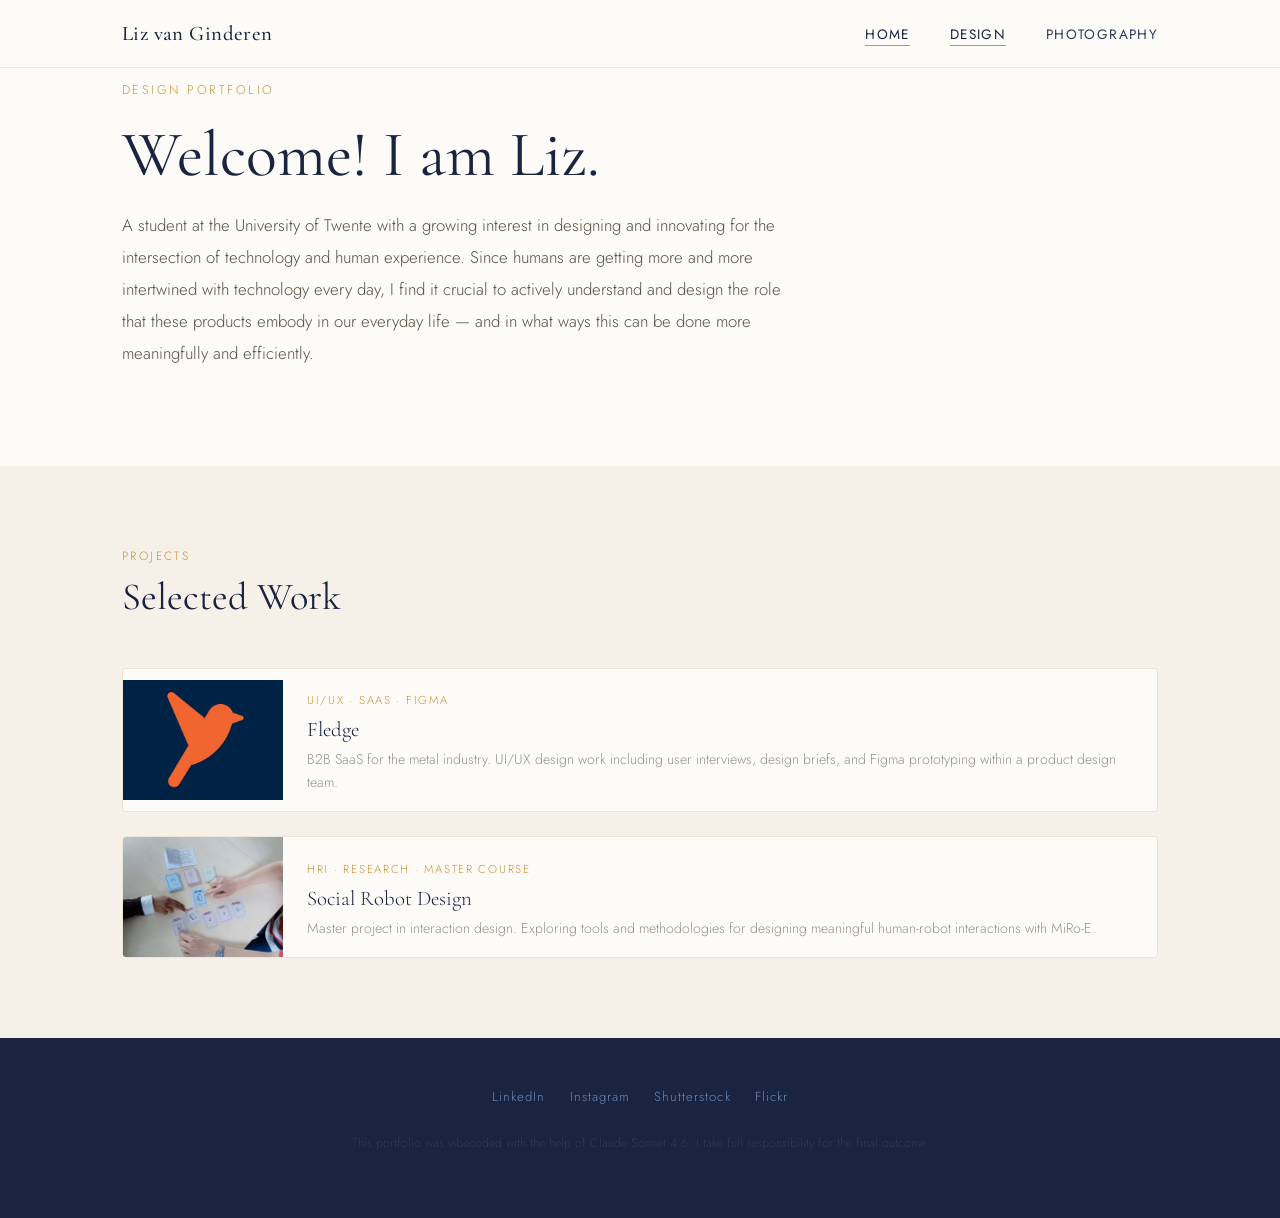
<file: design/index.html>
<!DOCTYPE html>
<html lang="en">
<head>
  <meta charset="UTF-8">
  <meta name="viewport" content="width=device-width, initial-scale=1.0">
  <title>Design — Liz van Ginderen</title>
  <link rel="stylesheet" href="../css/style.css">
</head>
<body>

  <nav>
    <div class="nav-inner">
      <a href="../index.html" class="nav-name">Liz van Ginderen</a>
      <ul class="nav-links">
        <li><a href="../index.html">Home</a></li>
        <li><a href="index.html" class="active">Design</a></li>
        <li><a href="../photography/index.html">Photography</a></li>
      </ul>
    </div>
  </nav>

  <section class="hero page-top">
    <div class="container">
      <span class="hero-eyebrow fade-up-1 fade-up">Design Portfolio</span>
      <h1 class="fade-up-1 fade-up">Welcome! I am Liz.</h1>
      <p class="fade-up-2 fade-up" style="max-width:680px; font-size:1.05rem; margin-top:1rem; line-height:1.9;">
        A student at the University of Twente with a growing interest in designing and innovating
        for the intersection of technology and human experience. Since humans are getting more and more
        intertwined with technology every day, I find it crucial to actively understand and design the
        role that these products embody in our everyday life — and in what ways this can be done more
        meaningfully and efficiently.
      </p>
    </div>
  </section>

  <section class="section section--alt">
    <div class="container">
      <div class="section-heading reveal">
        <span class="eyebrow">Projects</span>
        <h2>Selected Work</h2>
      </div>

      <div class="project-list">
        <a href="fledge/index.html" class="project-item" style="text-decoration:none; color:inherit;">
          <img src="../images/design/fledge-thumb.jpg" alt="Fledge project"
               onerror="this.src='data:image/svg+xml,<svg xmlns=%22http://www.w3.org/2000/svg%22 width=%22160%22 height=%22120%22><rect width=%22160%22 height=%22120%22 fill=%22%23ede5d5%22/><text x=%2280%22 y=%2265%22 text-anchor=%22middle%22 fill=%22%239a9085%22 font-size=%2213%22>Fledge</text></svg>'">
          <div class="project-item-body">
            <span class="project-item-tag">UI/UX · SaaS · Figma</span>
            <div class="project-item-title">Fledge</div>
            <p class="project-item-desc">B2B SaaS for the metal industry. UI/UX design work including user interviews, design briefs, and Figma prototyping within a product design team.</p>
          </div>
        </a>

        <a href="srd/index.html" class="project-item" style="text-decoration:none; color:inherit;">
          <img src="../images/design/srd-thumb.jpg" alt="Social Robot Design project"
               onerror="this.src='data:image/svg+xml,<svg xmlns=%22http://www.w3.org/2000/svg%22 width=%22160%22 height=%22120%22><rect width=%22160%22 height=%22120%22 fill=%22%221a2340%22/><text x=%2280%22 y=%2265%22 text-anchor=%22middle%22 fill=%22%236b8cba%22 font-size=%2211%22>SRD</text></svg>'">
          <div class="project-item-body">
            <span class="project-item-tag">HRI · Research · Master Course</span>
            <div class="project-item-title">Social Robot Design</div>
            <p class="project-item-desc">Master project in interaction design. Exploring tools and methodologies for designing meaningful human-robot interactions with MiRo-E.</p>
          </div>
        </a>
      </div>
    </div>
  </section>

  <footer>
    <div class="container">
      <div class="footer-socials">
        <a href="https://www.linkedin.com/in/lizvanginderen" target="_blank">LinkedIn</a>
        <a href="https://www.instagram.com/liz_goldfish/" target="_blank">Instagram</a>
        <a href="https://www.shutterstock.com/nl/g/liz_goldfish" target="_blank">Shutterstock</a>
        <a href="https://www.flickr.com/people/204575108@N03/" target="_blank">Flickr</a>
      </div>
      <p class="footer-note">This portfolio was vibecoded with the help of Claude Sonnet 4.6. I take full responsibility for the final outcome.</p>
    </div>
  </footer>

  <script src="../js/main.js"></script>
</body>
</html>
</file>
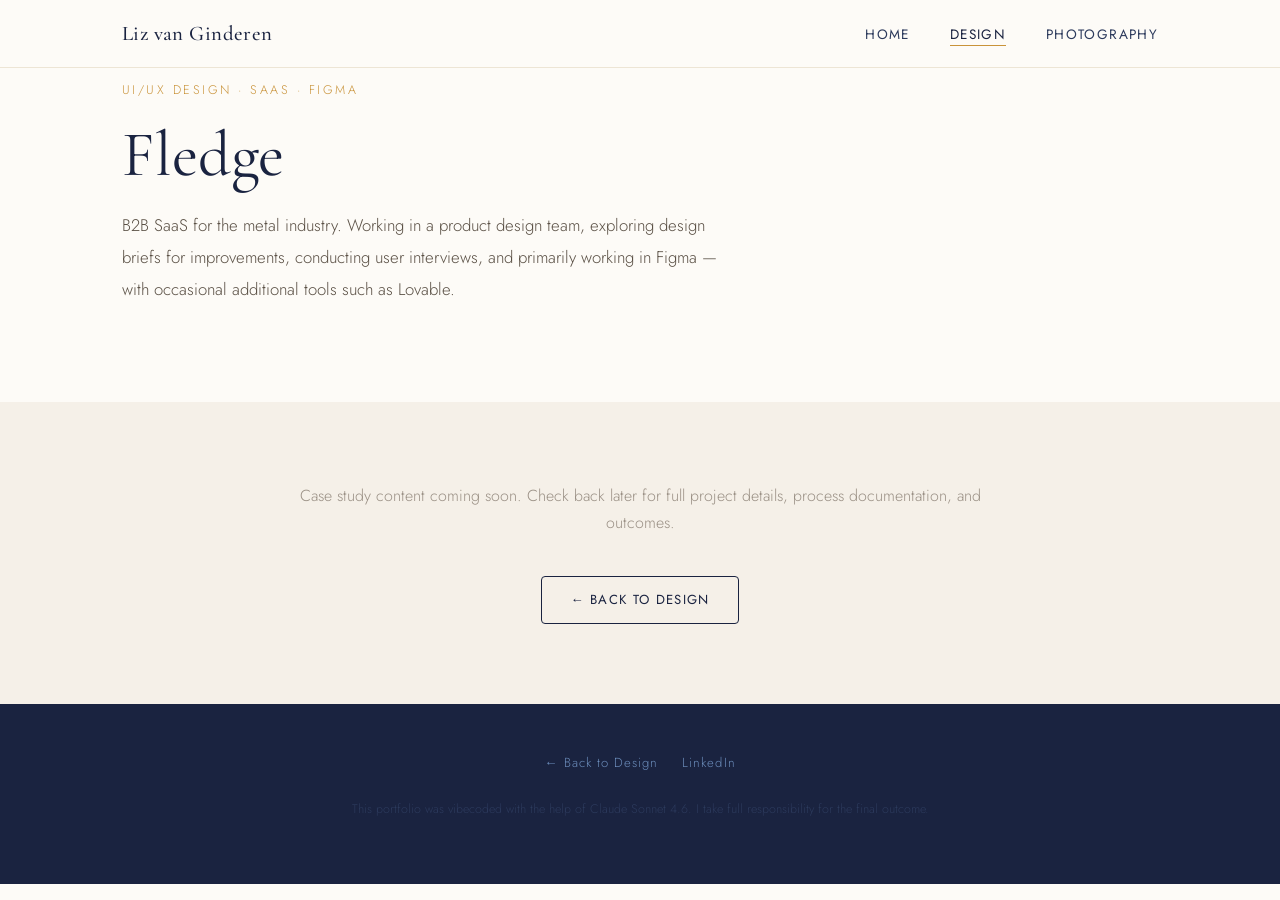
<file: design/fledge/index.html>
<!DOCTYPE html>
<html lang="en">
<head>
  <meta charset="UTF-8">
  <meta name="viewport" content="width=device-width, initial-scale=1.0">
  <title>Fledge — Liz van Ginderen</title>
  <link rel="stylesheet" href="../../css/style.css">
</head>
<body>

  <nav>
    <div class="nav-inner">
      <a href="../../index.html" class="nav-name">Liz van Ginderen</a>
      <ul class="nav-links">
        <li><a href="../../index.html">Home</a></li>
        <li><a href="../index.html" class="active">Design</a></li>
        <li><a href="../../photography/index.html">Photography</a></li>
      </ul>
    </div>
  </nav>

  <section class="hero page-top">
    <div class="container">
      <span class="hero-eyebrow fade-up-1 fade-up">UI/UX Design · SaaS · Figma</span>
      <h1 class="fade-up-1 fade-up">Fledge</h1>
      <p class="fade-up-2 fade-up" style="max-width:620px; font-size:1.05rem; margin-top:1rem; line-height:1.9;">
        B2B SaaS for the metal industry. Working in a product design team, exploring design briefs for improvements,
        conducting user interviews, and primarily working in Figma — with occasional additional tools such as Lovable.
      </p>
    </div>
  </section>

  <section class="section section--alt">
    <div class="container" style="max-width:750px; text-align:center;">
      <p style="color:var(--text-light); font-size:1rem;">
        Case study content coming soon. Check back later for full project details, process documentation, and outcomes.
      </p>
      <a href="../index.html" class="btn btn-outline" style="margin-top:1.5rem;">← Back to Design</a>
    </div>
  </section>

  <footer>
    <div class="container">
      <div class="footer-socials">
        <a href="../index.html">← Back to Design</a>
        <a href="https://www.linkedin.com/in/lizvanginderen" target="_blank">LinkedIn</a>
      </div>
      <p class="footer-note">This portfolio was vibecoded with the help of Claude Sonnet 4.6. I take full responsibility for the final outcome.</p>
    </div>
  </footer>

  <script src="../../js/main.js"></script>
</body>
</html>
</file>
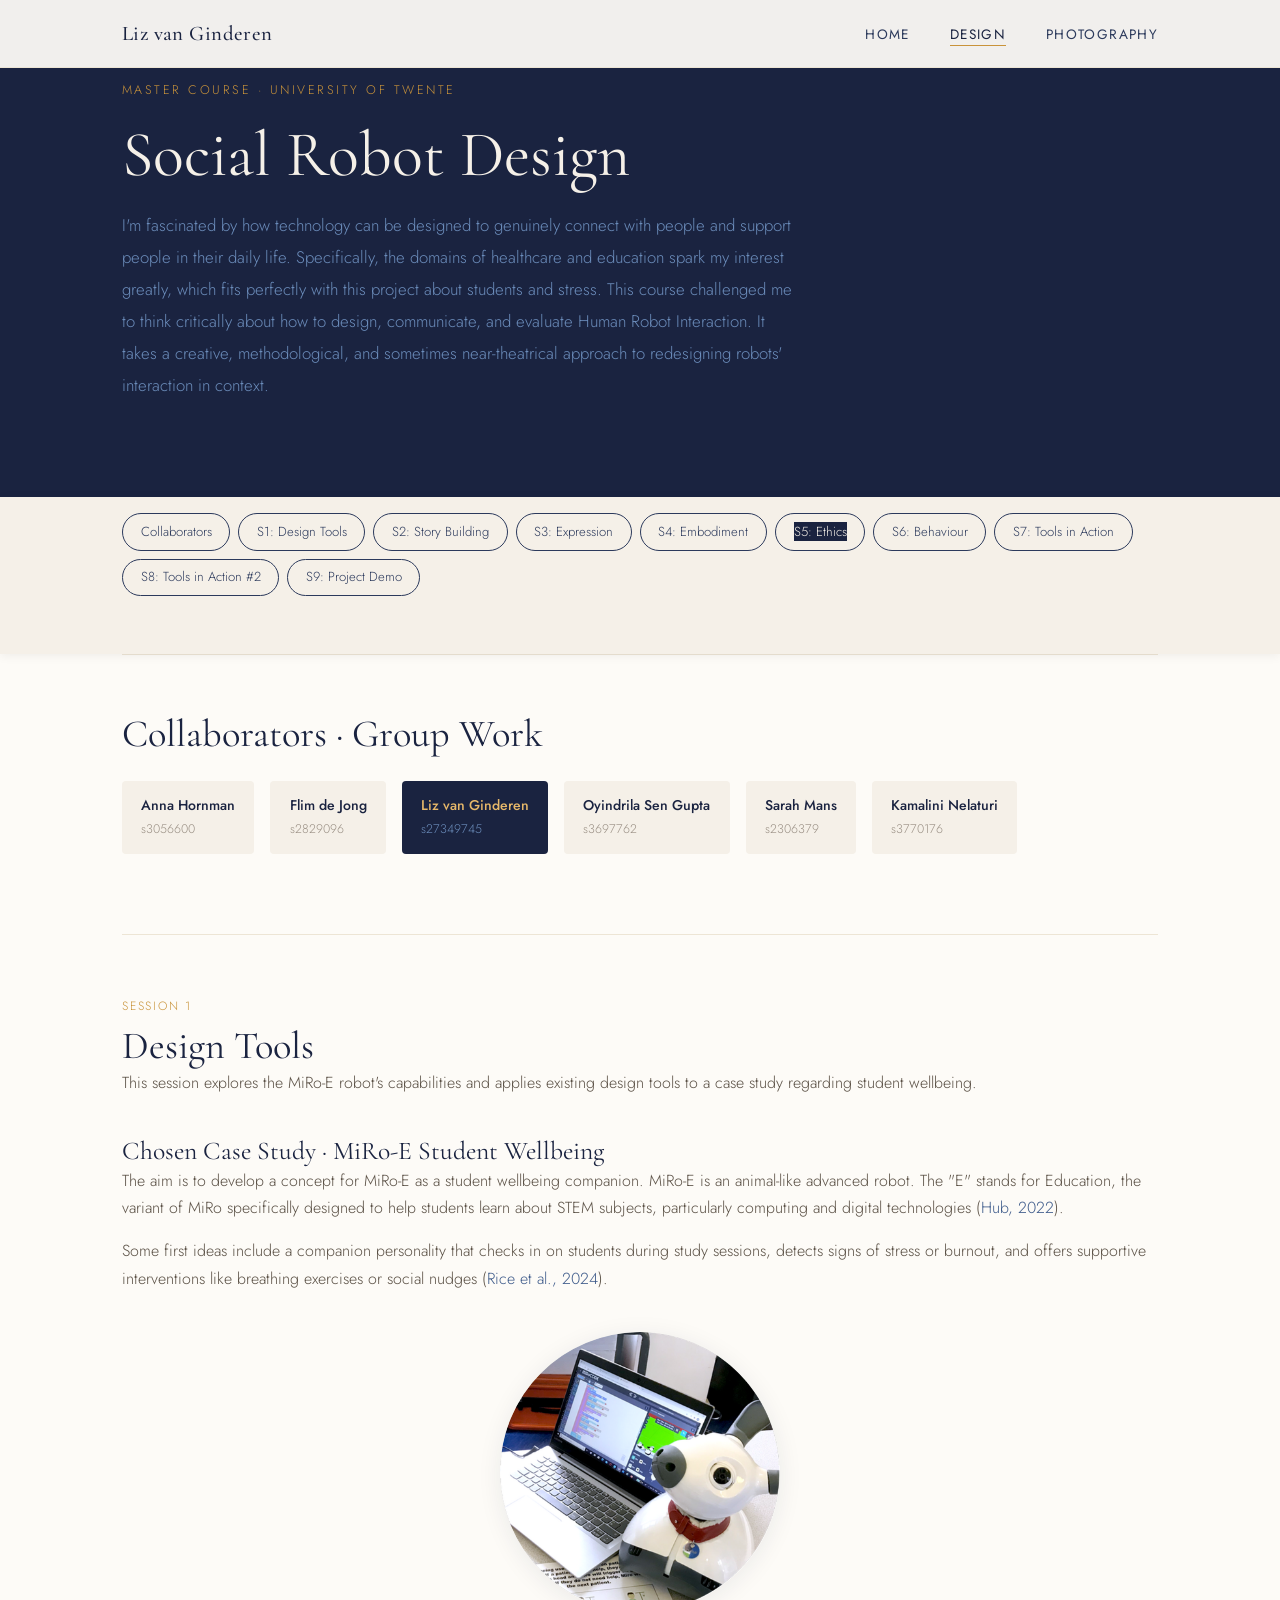
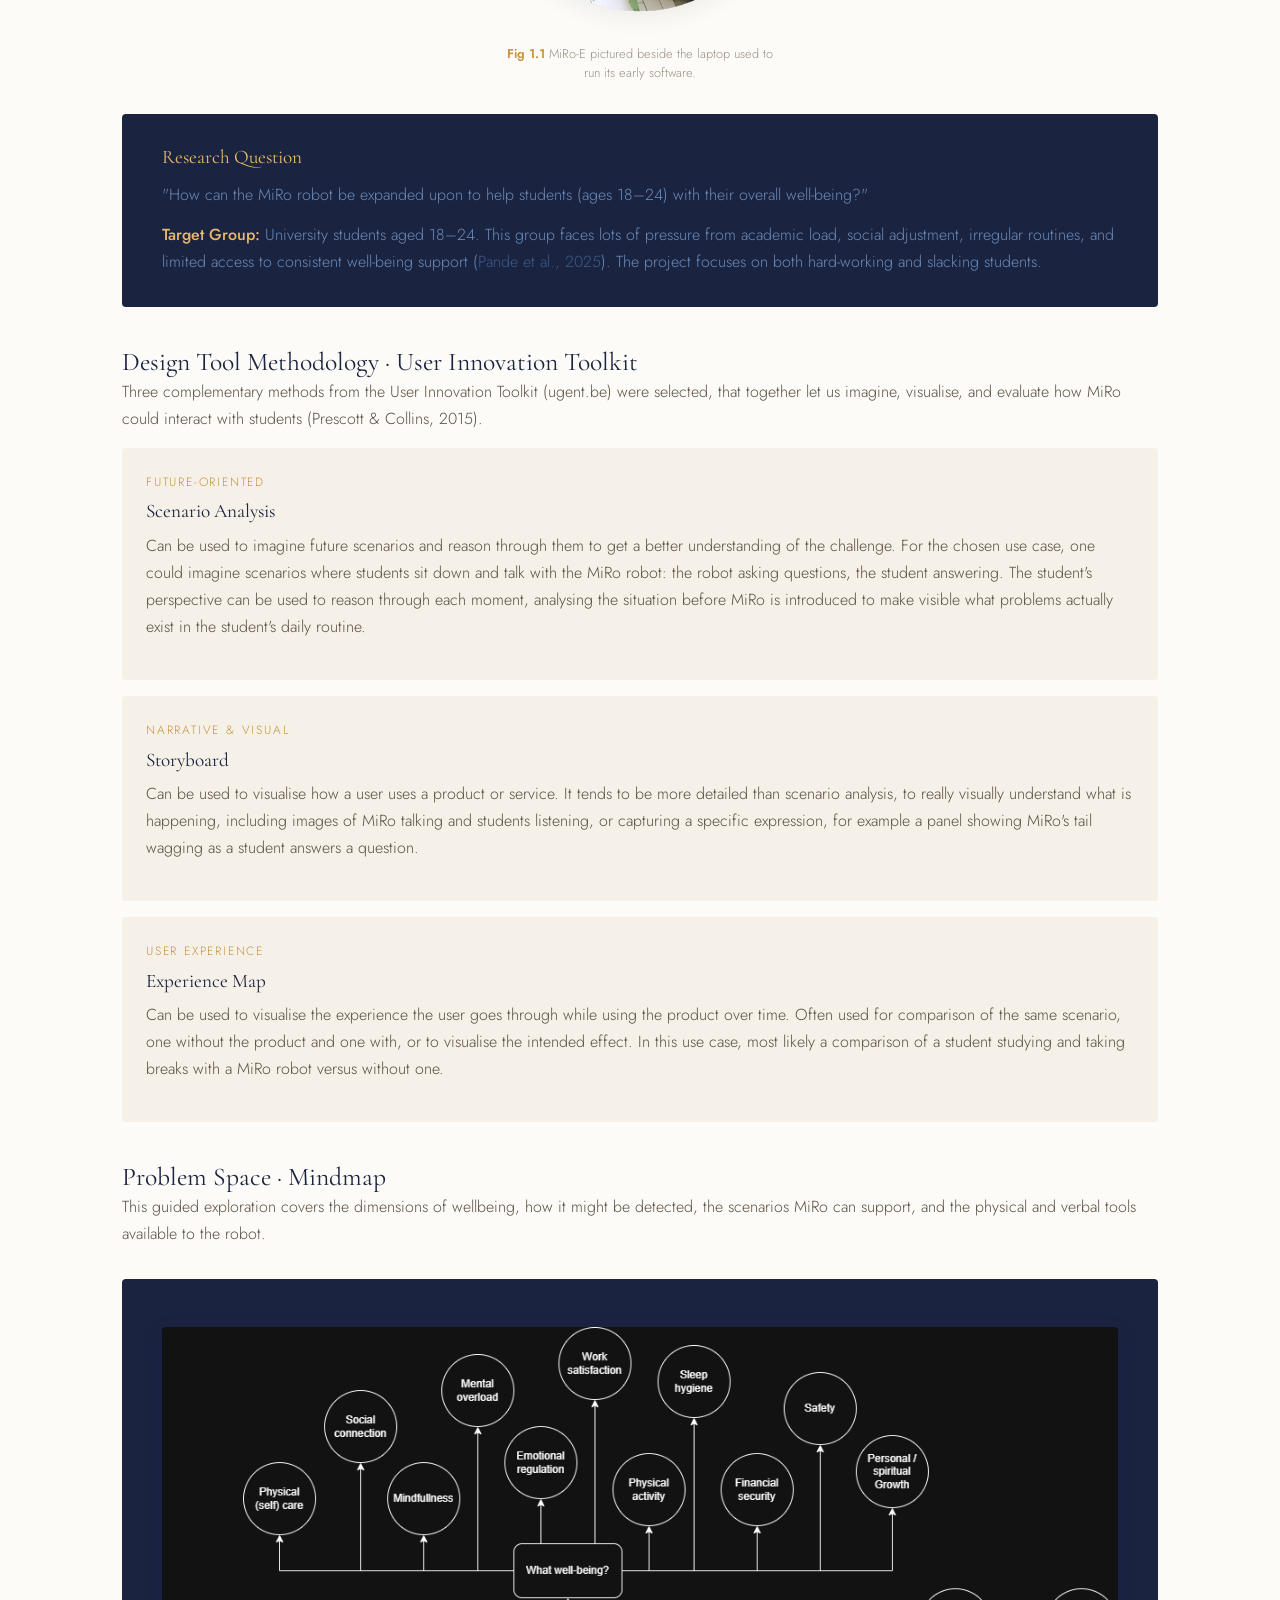
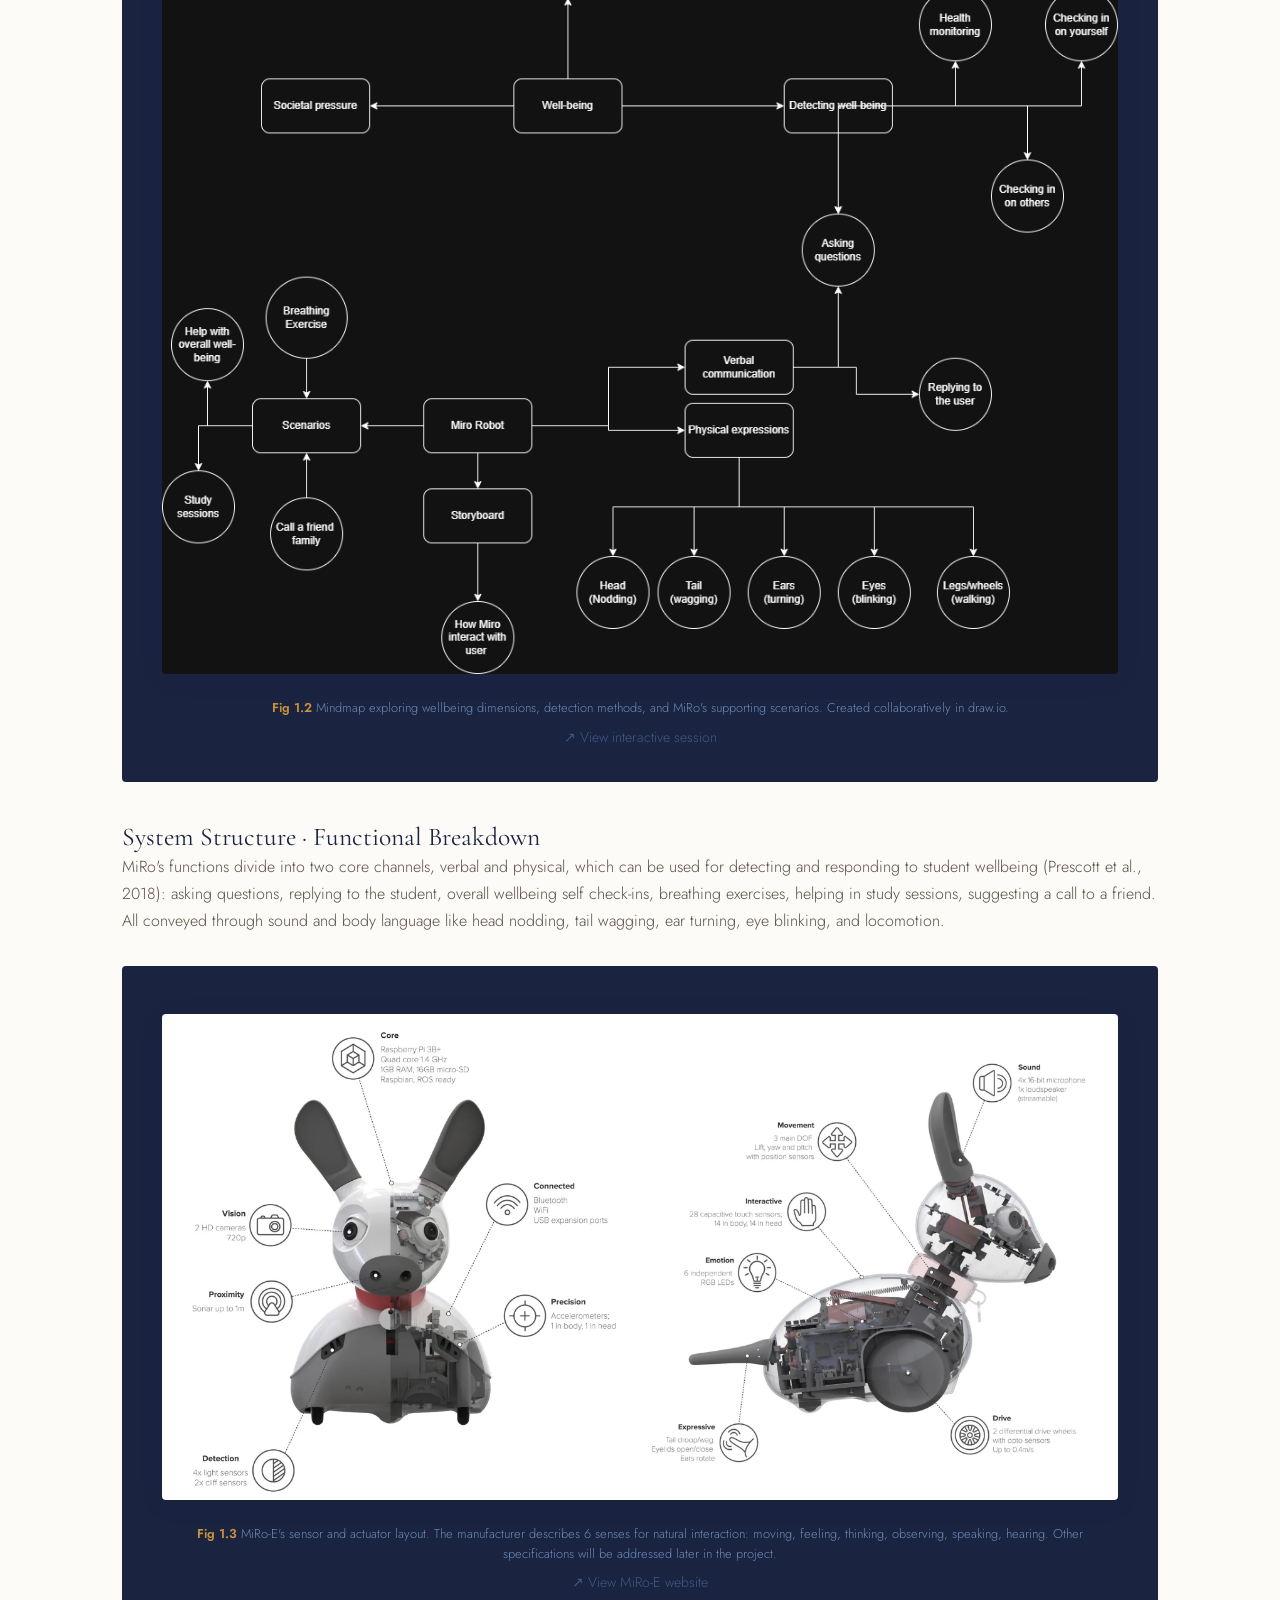
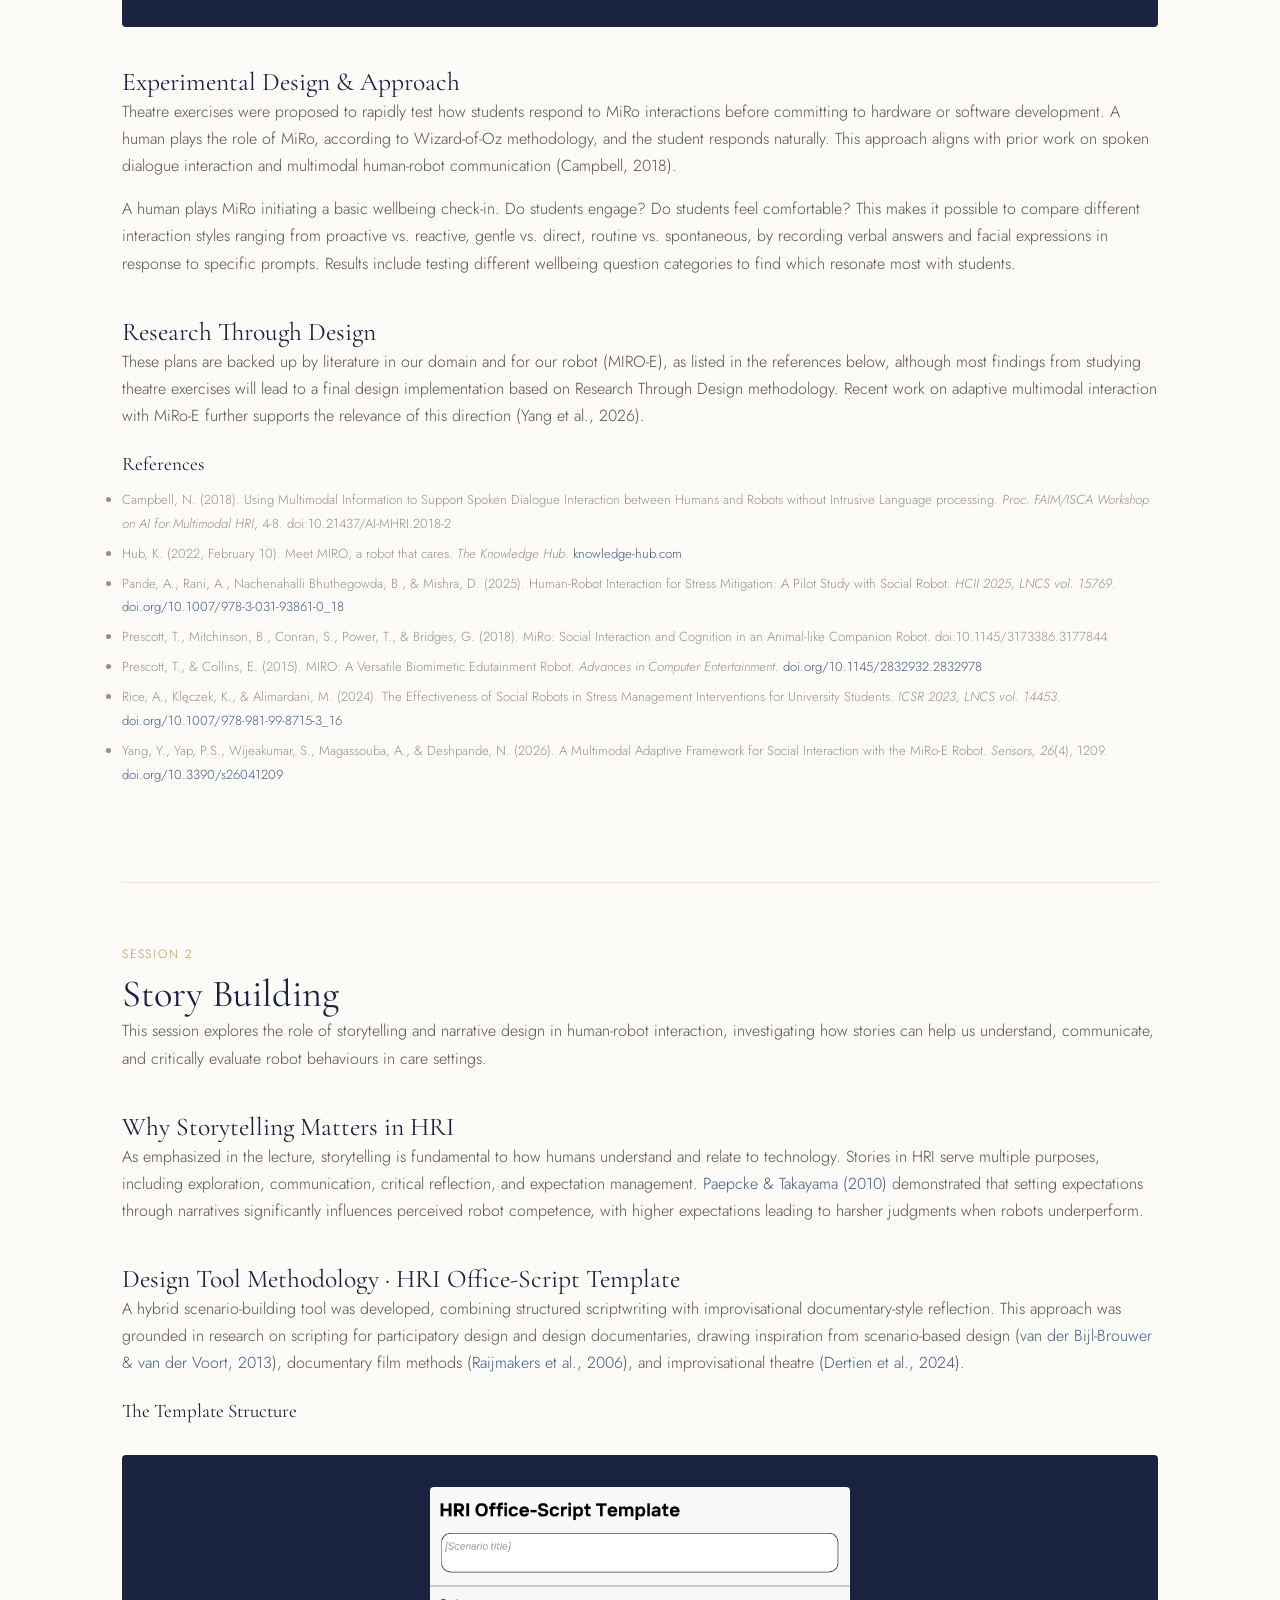
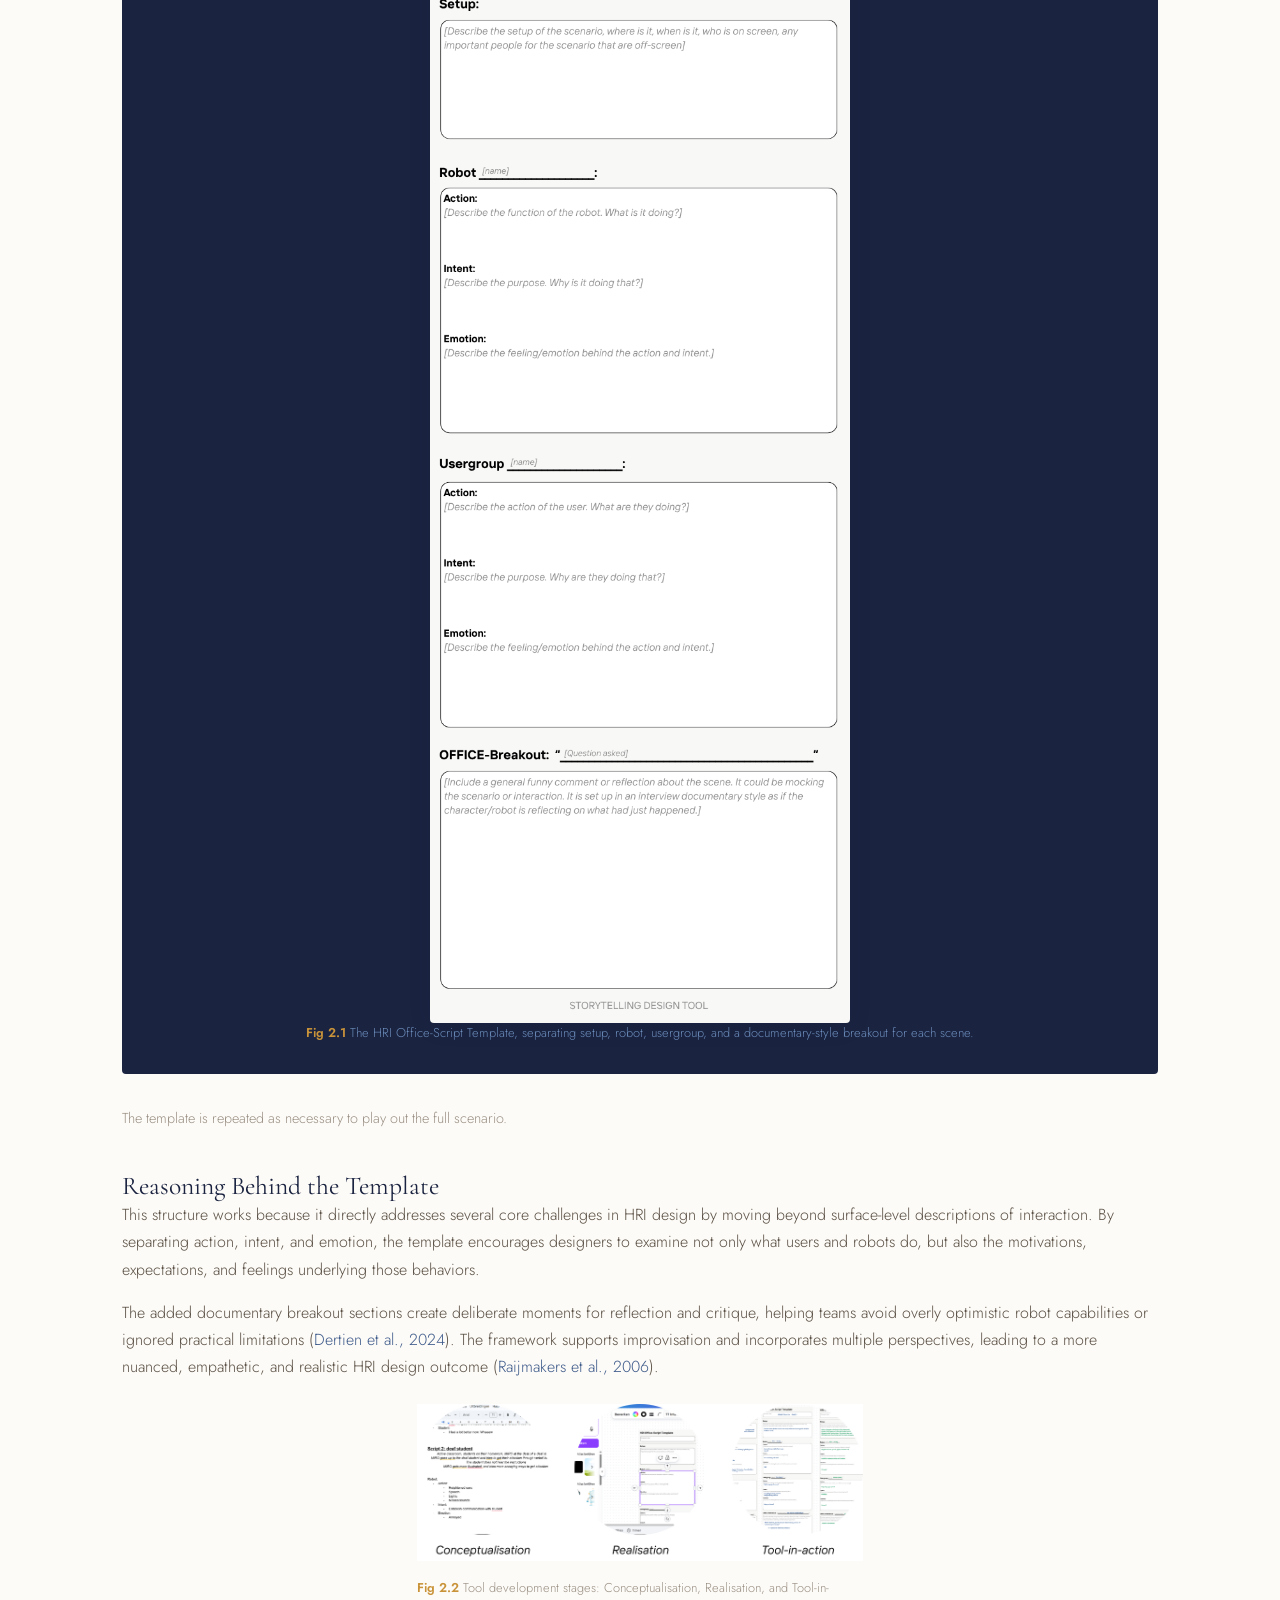
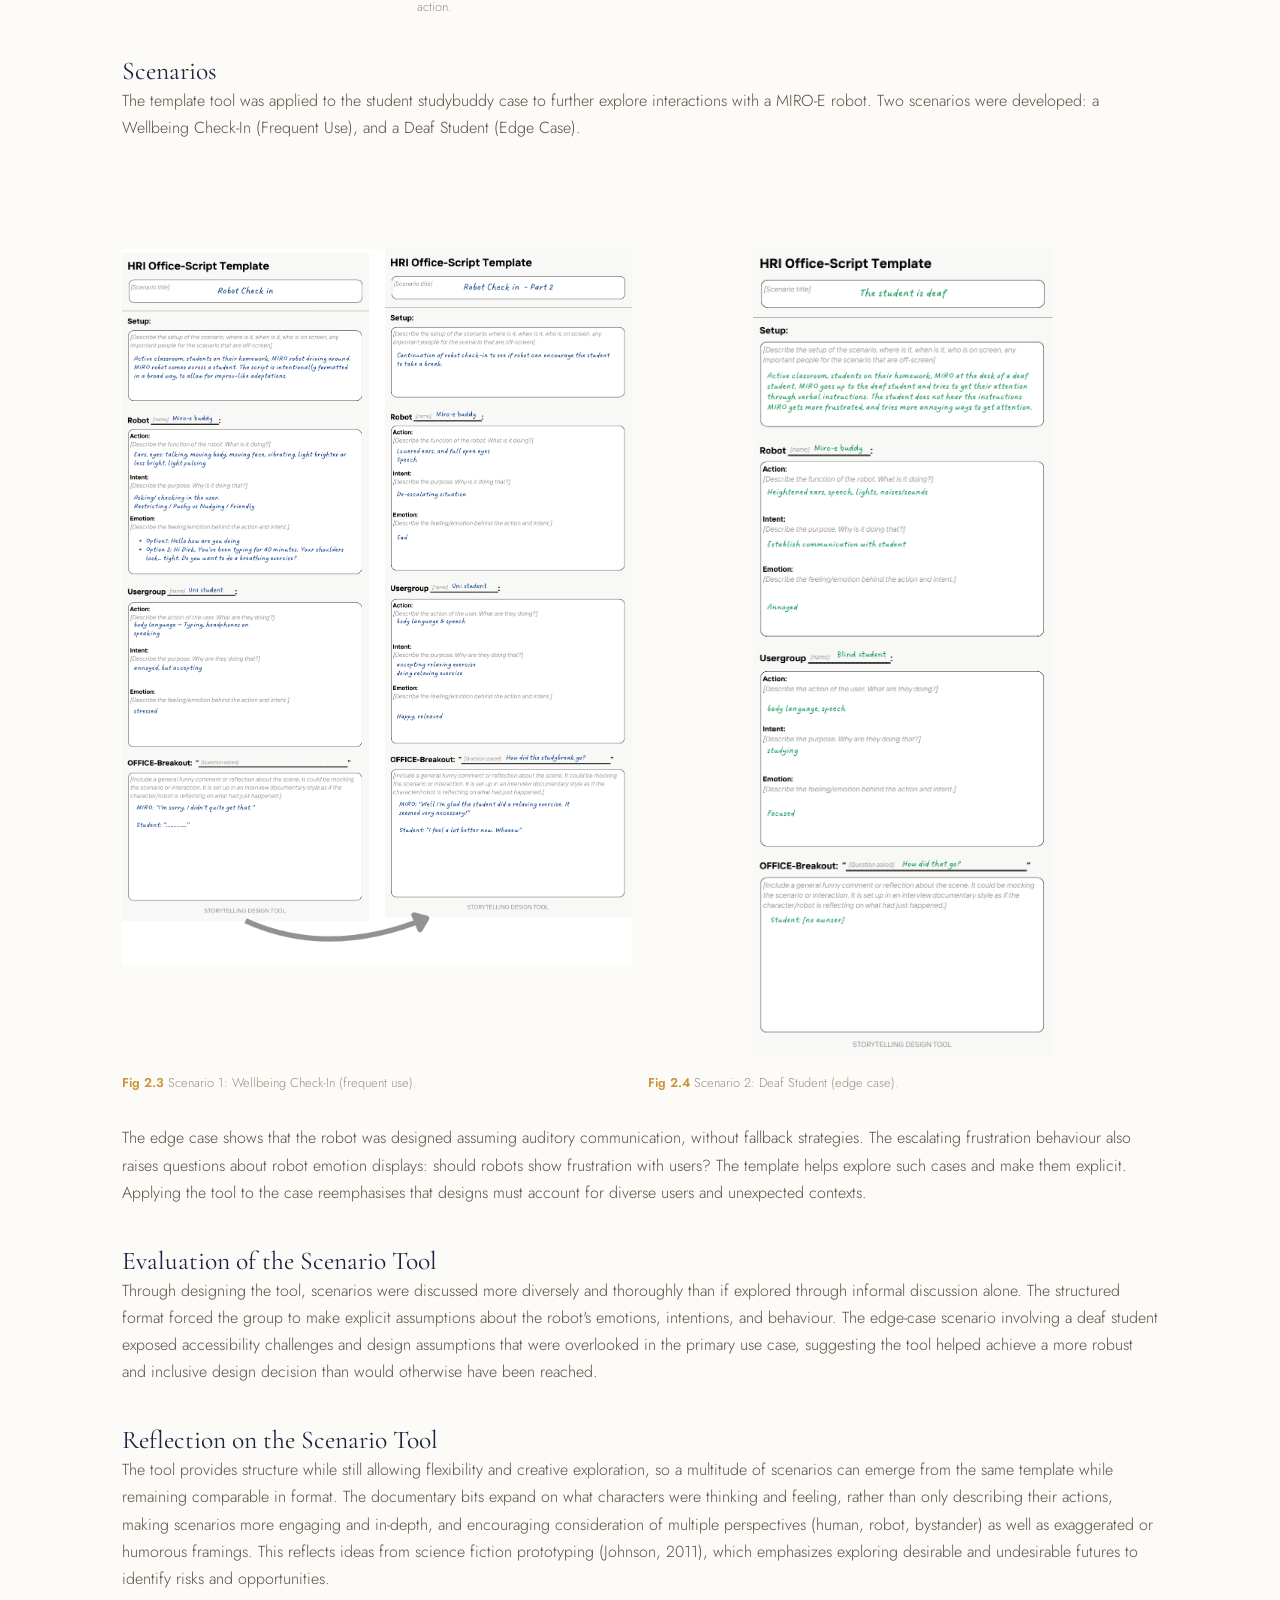
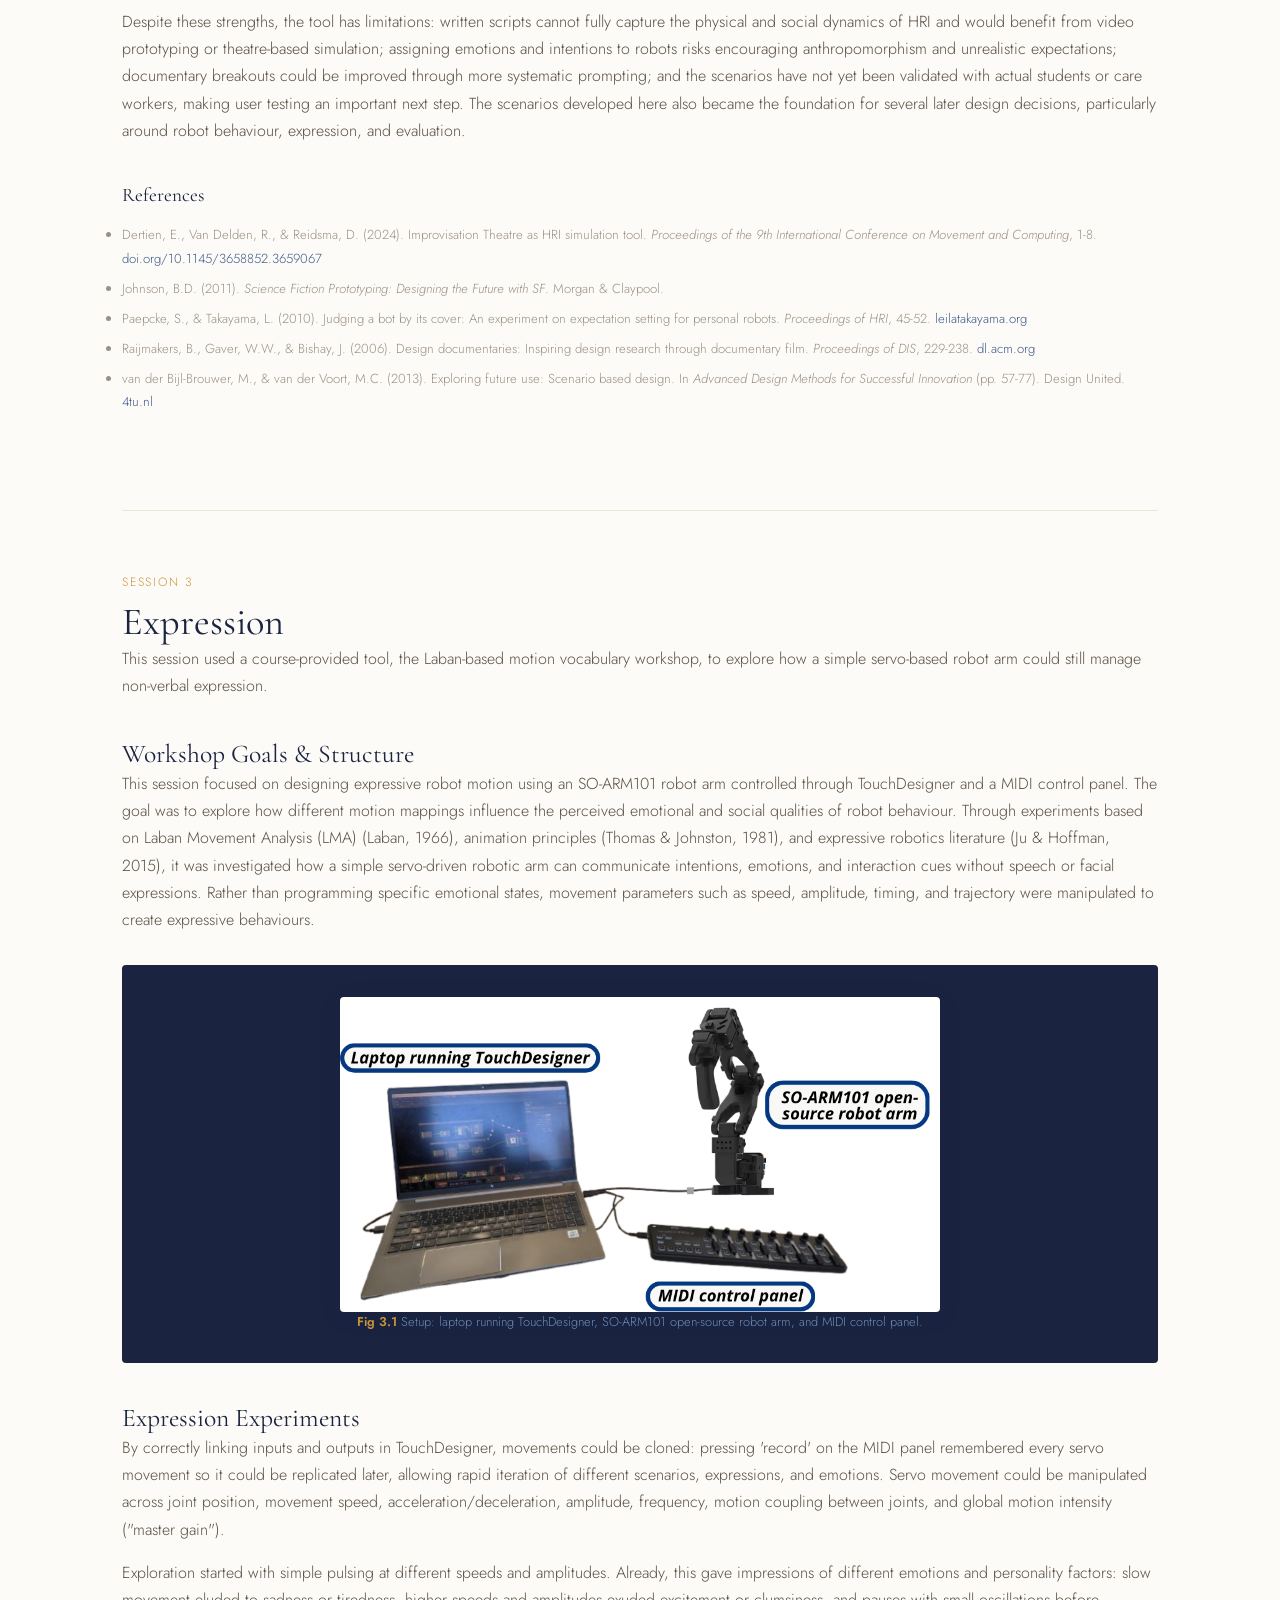
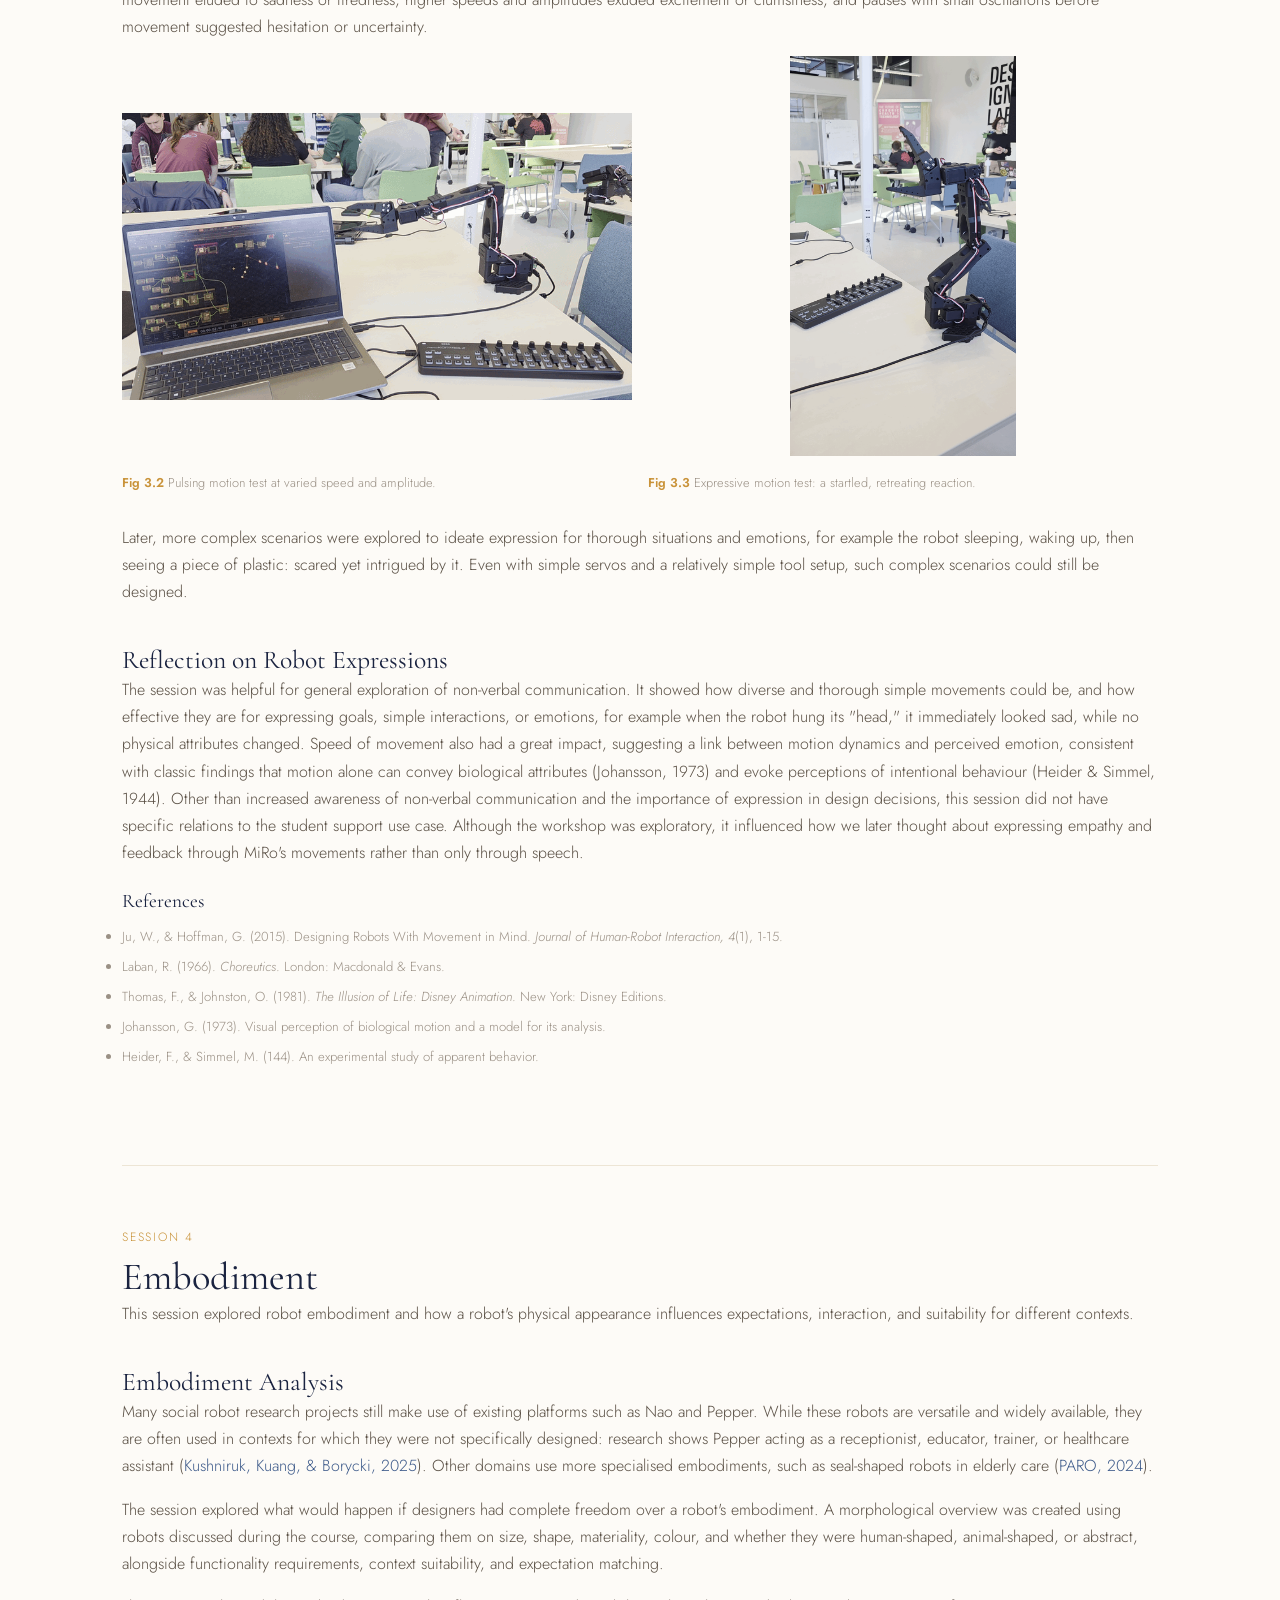
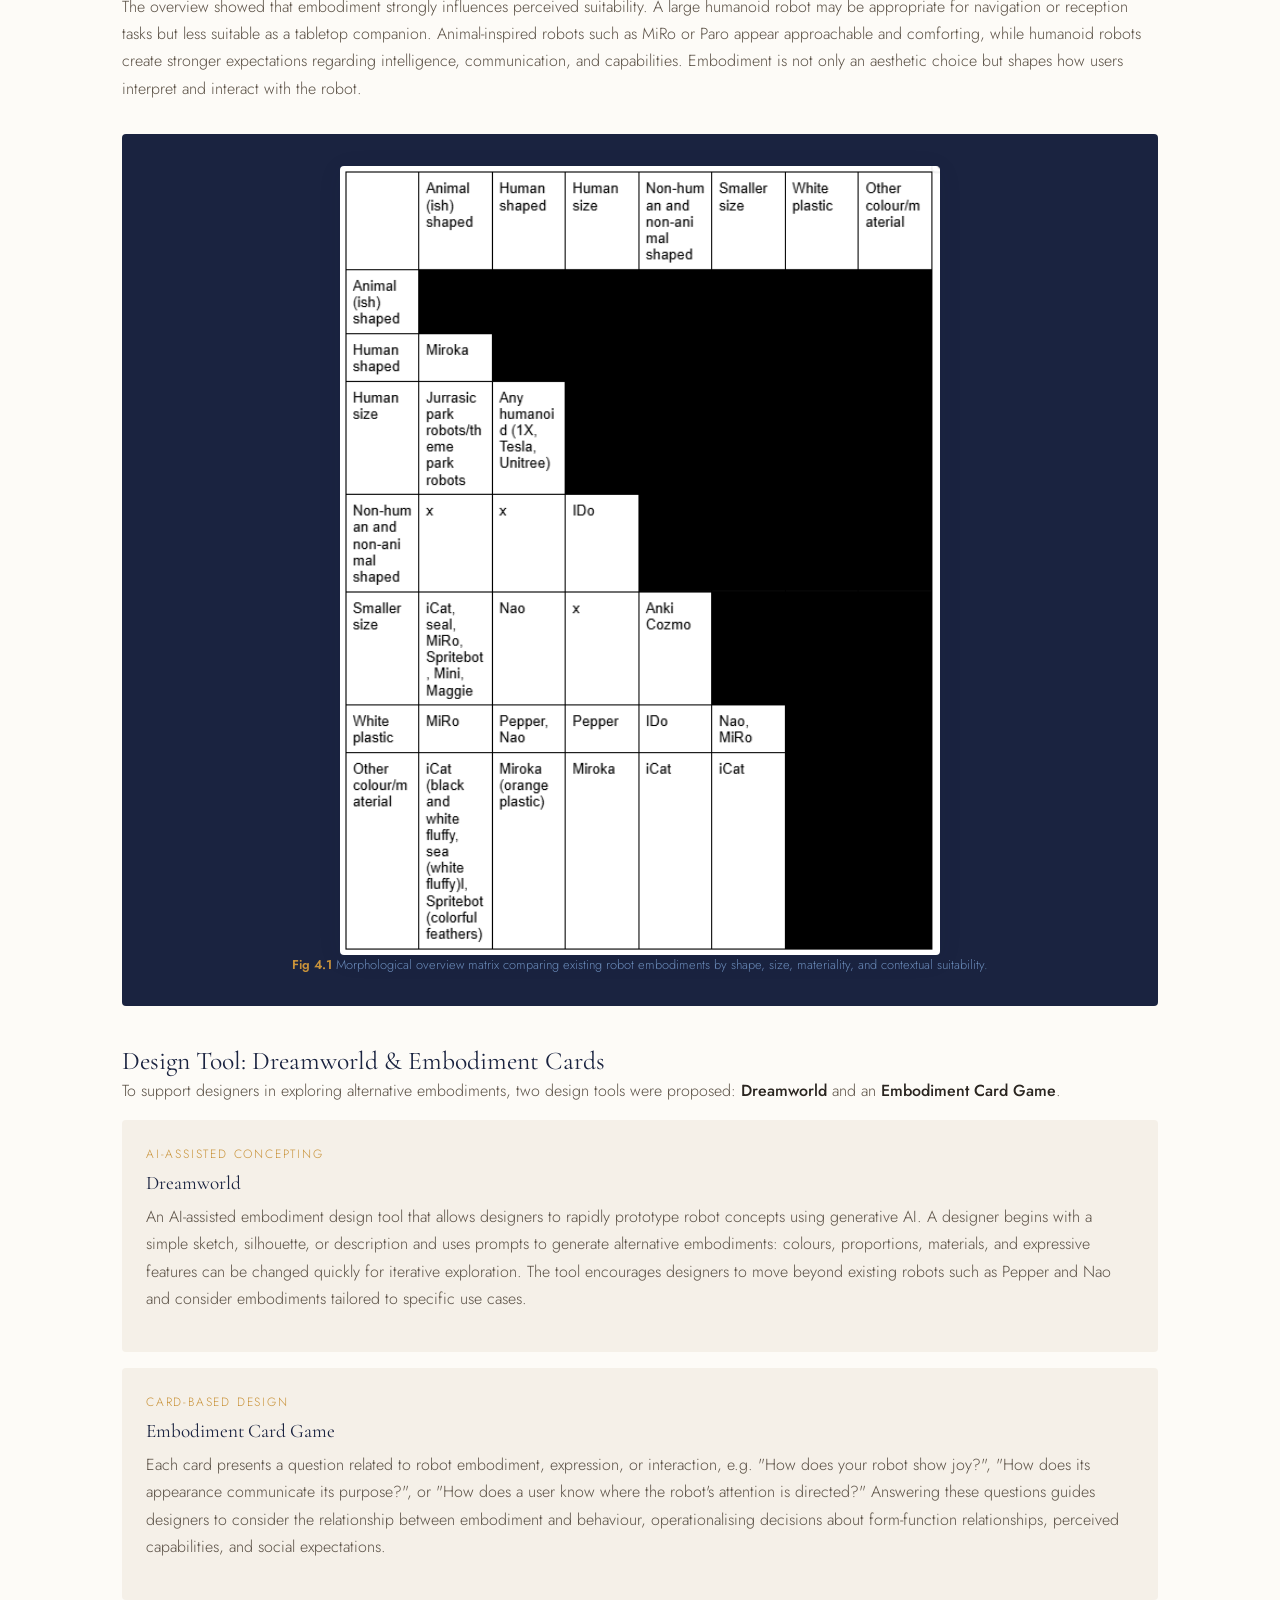
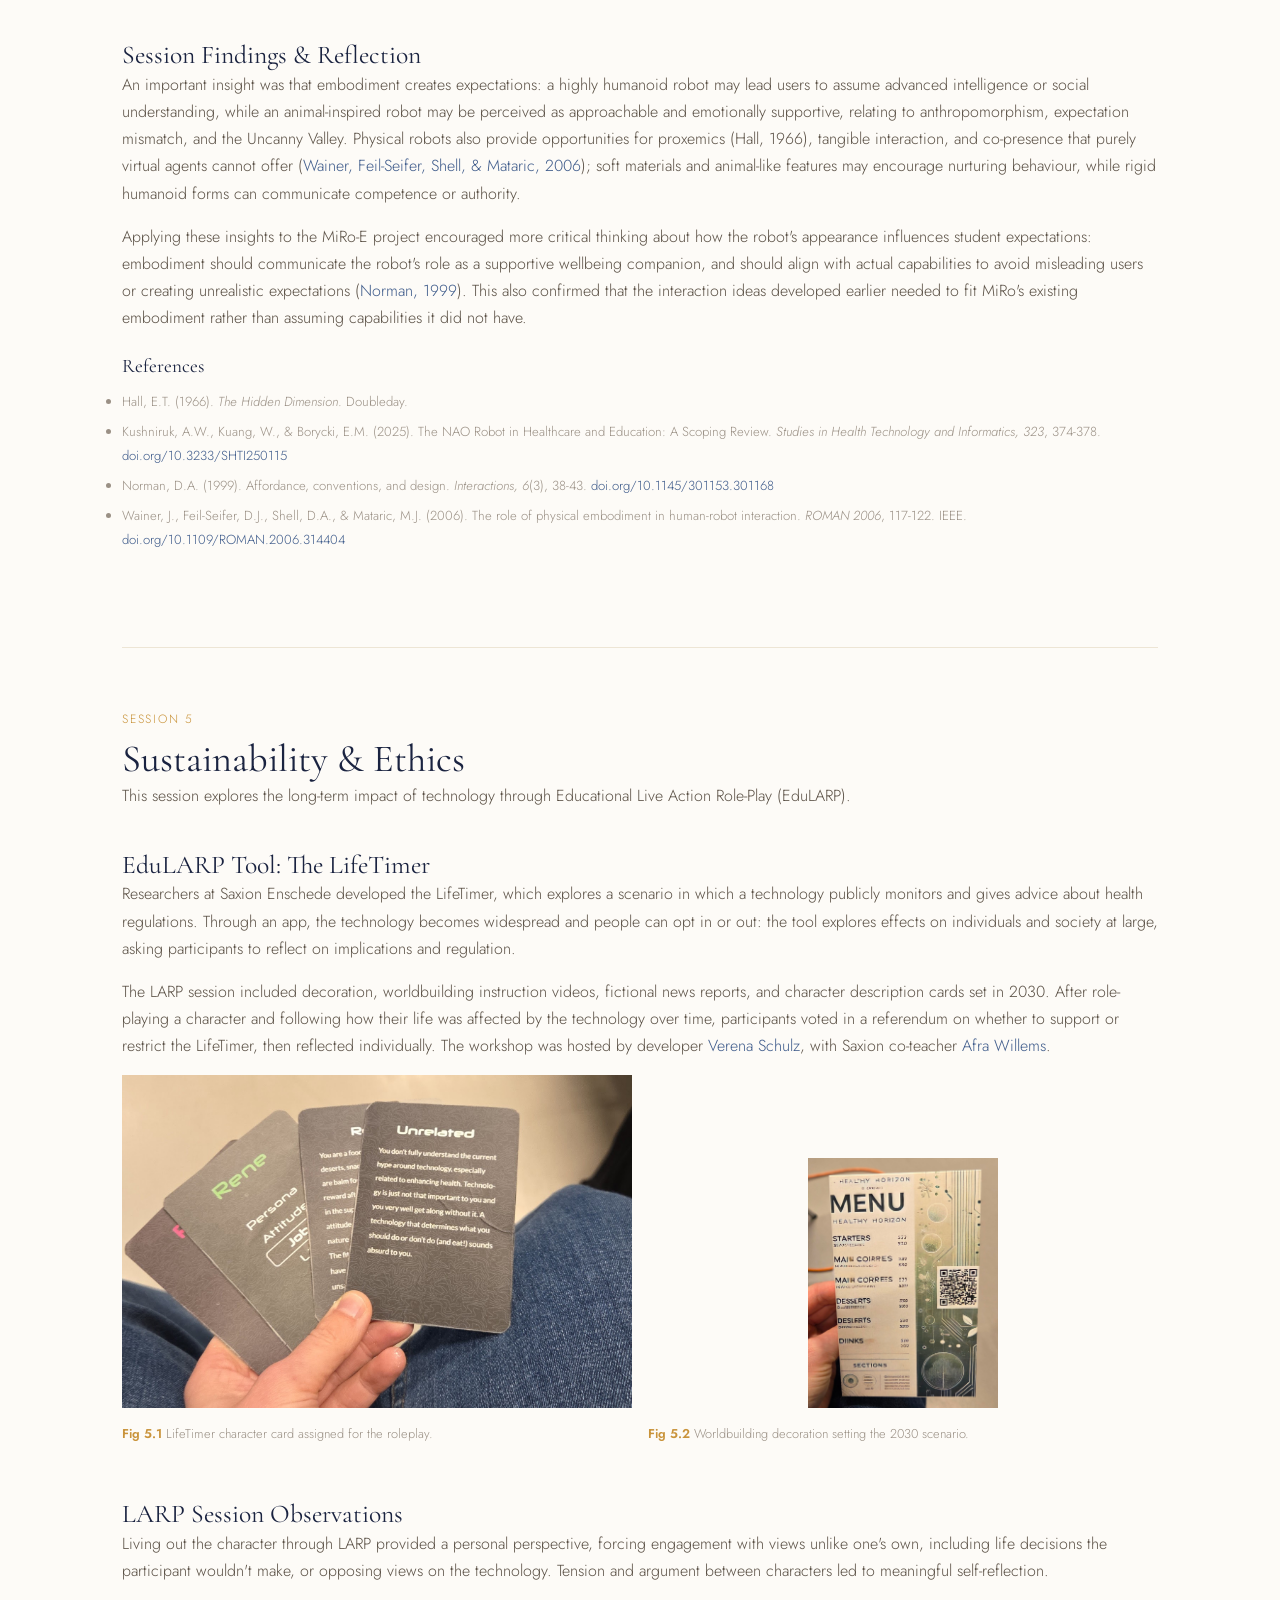
<file: design/srd/index.html>
<!DOCTYPE html>
<html lang="en">
<head>
  <meta charset="UTF-8">
  <meta name="viewport" content="width=device-width, initial-scale=1.0">
  <title>Social Robot Design | Liz van Ginderen</title>
  <link rel="stylesheet" href="../../css/style.css">
  <style>
    html { scroll-behavior: smooth; }
    .session-section { padding: 3.5rem 0; border-top: 1px solid var(--cream-dark); scroll-margin-top: 92px; }
    #collaborators { scroll-margin-top: 92px; }
    .sub-section { margin: 2.5rem 0; }
    .method-card { background: var(--cream); border-radius: var(--radius); padding: 1.5rem; margin-bottom: 1rem; }
    .method-card h4 { font-family: var(--font-display); font-size: 1.2rem; color: var(--navy); margin-bottom: 0.5rem; }
    .method-card .method-label { font-size:0.75rem; letter-spacing:0.15em; text-transform:uppercase; color:var(--amber); margin-bottom:0.5rem; display:block; }
    .ref-list { font-size:0.82rem; color:var(--text-light); line-height:1.8; }
    .ref-list li { margin-bottom:0.4rem; }
    .srd-img { width:100%; border-radius:var(--radius); margin:1rem 0; box-shadow:var(--shadow); }
    .diagram-link { display:inline-flex; align-items:center; gap:0.5rem; color:var(--blue); font-size:0.88rem; margin-top:0.5rem; }
    .diagram-link:hover { color:var(--amber); }
    .fig-cap { font-size:0.8rem; color:var(--text-light); margin-top:0.5rem; text-align:center; line-height:1.5; }
    .fig-cap b { color:var(--amber); font-weight:600; }
    .img-w-300 { max-width:300px; margin:0 auto; display:block; }
    .img-w-320 { max-width:320px; margin:0 auto; display:block; }
    .img-w-420 { max-width:420px; margin:0 auto; display:block; }
    .img-w-600 { max-width:600px; margin:0 auto; display:block; }
    .img-w-700 { max-width:700px; margin:0 auto; display:block; }
    .img-cell .fig-cap { text-align:left; }

    /* sticky sub-nav */
    .pill-nav-sticky { position: sticky; top: 50px; z-index: 60; background: var(--cream); padding: 1rem 0; box-shadow: 0 2px 10px rgba(0,0,0,0.06); }
    .pill-nav-sticky .pill-nav { display:flex; gap:0.5rem; overflow-x:auto; -ms-overflow-style:none; scrollbar-width:none; padding-bottom:2px; }
    .pill-nav-sticky .pill-nav::-webkit-scrollbar { display:none; }
    .pill-nav-sticky .pill { flex:0 0 auto; }
    .pill-nav-sticky .pill a { transition: background 0.2s, color 0.2s; }
    .pill-nav-sticky .pill a.active { background: var(--navy); color: var(--cream); }
  </style>
</head>
<body>

  <nav>
    <div class="nav-inner">
      <a href="../../index.html" class="nav-name">Liz van Ginderen</a>
      <ul class="nav-links">
        <li><a href="../../index.html">Home</a></li>
        <li><a href="../index.html" class="active">Design</a></li>
        <li><a href="../../photography/index.html">Photography</a></li>
      </ul>
    </div>
  </nav>

  <!-- HERO -->
  <section class="hero page-top section--dark">
    <div class="container">
      <span class="hero-eyebrow fade-up-1 fade-up">Master Course · University of Twente</span>
      <h1 class="fade-up-1 fade-up">Social Robot Design</h1>
      <p class="fade-up-2 fade-up" style="max-width:680px; margin-top:1rem; font-size:1.05rem; color:var(--blue-light); line-height:1.9;">
        I'm fascinated by how technology can be designed to genuinely connect with people and support people in their daily life.
        Specifically, the domains of healthcare and education spark my interest greatly, which fits perfectly with this project about
        students and stress. This course challenged me to think critically about how to design, communicate, and evaluate Human Robot
        Interaction. It takes a creative, methodological, and sometimes near-theatrical approach to redesigning robots' interaction in context.
      </p>
    </div>
  </section>

  <!-- STICKY SUB-NAV -->
  <section class="pill-nav-sticky">
    <div class="container">
      <div class="pill-nav">
        <span class="pill"><a href="#collaborators">Collaborators</a></span>
        <span class="pill"><a href="#session1">S1: Design Tools</a></span>
        <span class="pill"><a href="#session2">S2: Story Building</a></span>
        <span class="pill"><a href="#session3">S3: Expression</a></span>
        <span class="pill"><a href="#session4">S4: Embodiment</a></span>
        <span class="pill"><a href="#session5">S5: Ethics</a></span>
        <span class="pill"><a href="#session6">S6: Behaviour</a></span>
        <span class="pill"><a href="#session7">S7: Tools in Action</a></span>
        <span class="pill"><a href="#session8">S8: Tools in Action #2</a></span>
        <span class="pill"><a href="#session9">S9: Project Demo</a></span>
      </div>
    </div>
  </section>

  <div class="container">

    <!-- COLLABORATORS -->
    <div class="session-section" id="collaborators">
      <h2>Collaborators · Group Work</h2>
      <div class="team-grid" style="margin-top:1.5rem;">
        <div class="team-member"><strong>Anna Hornman</strong><span>s3056600</span></div>
        <div class="team-member"><strong>Flim de Jong</strong><span>s2829096</span></div>
        <div class="team-member" style="background:var(--navy); color:var(--cream);"><strong style="color:var(--amber-light);">Liz van Ginderen</strong><span style="color:var(--blue-light);">s27349745</span></div>
        <div class="team-member"><strong>Oyindrila Sen Gupta</strong><span>s3697762</span></div>
        <div class="team-member"><strong>Sarah Mans</strong><span>s2306379</span></div>
        <div class="team-member"><strong>Kamalini Nelaturi</strong><span>s3770176</span></div>
      </div>
    </div>

    <!-- ============ SESSION 1 ============ -->
    <div class="session-section" id="session1">
      <span style="font-size:0.75rem; letter-spacing:0.15em; text-transform:uppercase; color:var(--amber);">Session 1</span>
      <h2 style="margin-top:0.3rem;">Design Tools</h2>
      <p class="session-toc-note">This session explores the MiRo-E robot's capabilities and applies existing design tools to a case study regarding student wellbeing.</p>

      <div class="sub-section">
        <h3>Chosen Case Study · MiRo-E Student Wellbeing</h3>
        <p>The aim is to develop a concept for MiRo-E as a student wellbeing companion. MiRo-E is an animal-like advanced robot.
           The "E" stands for Education, the variant of MiRo specifically designed to help students learn about STEM subjects,
           particularly computing and digital technologies (<a href="https://knowledge-hub.com/2022/02/09/meet-miro-a-robot-that-cares/" target="_blank">Hub, 2022</a>).</p>
        <p>Some first ideas include a companion personality that checks in on students during study sessions, detects signs
           of stress or burnout, and offers supportive interventions like breathing exercises or social nudges (<a href="https://doi.org/10.1007/978-981-99-8715-3_16" target="_blank">Rice et al., 2024</a>).</p>

        <div style="text-align:center; max-width:280px; margin:1.5rem auto;">
          <img src="../../images/design/s1-MiroE_intro.png" alt="MiRo-E robot next to laptop" class="srd-img" style="border-radius:50%; aspect-ratio:1/1; object-fit:cover;" onerror="this.style.display='none'">
          <p class="fig-cap"><b>Fig 1.1</b> MiRo-E pictured beside the laptop used to run its early software.</p>
        </div>

        <div class="highlight-block">
          <h4>Research Question</h4>
          <p>"How can the MiRo robot be expanded upon to help students (ages 18–24) with their overall well-being?"</p>
          <p style="margin-top:0.75rem;"><strong style="color:var(--amber-light);">Target Group:</strong> University students aged 18–24. This group faces lots of pressure from academic load, social adjustment, irregular routines, and limited access to consistent well-being support (<a href="https://doi.org/10.1007/978-3-031-93861-0_18" target="_blank">Pande et al., 2025</a>). The project focuses on both hard-working and slacking students.</p>
        </div>
      </div>

      <div class="sub-section">
        <h3>Design Tool Methodology · User Innovation Toolkit</h3>
        <p>Three complementary methods from the User Innovation Toolkit (ugent.be) were selected, that together let us imagine, visualise, and evaluate how MiRo could interact with students (Prescott & Collins, 2015).</p>

        <div class="method-card reveal">
          <span class="method-label">Future-oriented</span>
          <h4>Scenario Analysis</h4>
          <p>Can be used to imagine future scenarios and reason through them to get a better understanding of the challenge.
             For the chosen use case, one could imagine scenarios where students sit down and talk with the MiRo robot: the robot
             asking questions, the student answering. The student's perspective can be used to reason through each moment, analysing
             the situation before MiRo is introduced to make visible what problems actually exist in the student's daily routine.</p>
        </div>

        <div class="method-card reveal">
          <span class="method-label">Narrative & Visual</span>
          <h4>Storyboard</h4>
          <p>Can be used to visualise how a user uses a product or service. It tends to be more detailed than scenario analysis,
             to really visually understand what is happening, including images of MiRo talking and students listening, or capturing
             a specific expression, for example a panel showing MiRo's tail wagging as a student answers a question.</p>
        </div>

        <div class="method-card reveal">
          <span class="method-label">User Experience</span>
          <h4>Experience Map</h4>
          <p>Can be used to visualise the experience the user goes through while using the product over time. Often used for
             comparison of the same scenario, one without the product and one with, or to visualise the intended effect.
             In this use case, most likely a comparison of a student studying and taking breaks with a MiRo robot versus without one.</p>
        </div>
      </div>

      <div class="sub-section">
        <h3>Problem Space · Mindmap</h3>
        <p>This guided exploration covers the dimensions of wellbeing, how it might be detected, the scenarios MiRo can support, and the physical and verbal tools available to the robot.</p>
        <div class="highlight-block" style="text-align:center;">
          <img src="../../images/design/s1-mindmap.png" alt="Problem space mindmap" class="srd-img" onerror="this.style.display='none'">
          <p class="fig-cap"><b>Fig 1.2</b> Mindmap exploring wellbeing dimensions, detection methods, and MiRo's supporting scenarios. Created collaboratively in draw.io.</p>
          <a href="https://app.diagrams.net/#G1eeFvSx3vHInnP5jiU4arC29f5TAV5k38#%7B%22pageId%22%3A%22TXSyG-_VcCZKsoqF0FE8%22%7D"
             target="_blank" class="diagram-link" style="justify-content:center;">
            ↗ View interactive session
          </a>
        </div>
      </div>

      <div class="sub-section">
        <h3>System Structure · Functional Breakdown</h3>
        <p>MiRo's functions divide into two core channels, verbal and physical, which can be used for detecting and responding to student wellbeing (Prescott et al., 2018): asking questions, replying to the student, overall wellbeing self check-ins, breathing exercises, helping in study sessions, suggesting a call to a friend. All conveyed through sound and body language like head nodding, tail wagging, ear turning, eye blinking, and locomotion.</p>

        <div class="highlight-block" style="text-align:center;">
          <img src="../../images/design/s1-MiroE_specs.png" alt="MiRo-E robot specifications diagram" class="srd-img" onerror="this.style.display='none'">
          <p class="fig-cap"><b>Fig 1.3</b> MiRo-E's sensor and actuator layout. The manufacturer describes 6 senses for natural interaction: moving, feeling, thinking, observing, speaking, hearing. Other specifications will be addressed later in the project.</p>
          <a href="https://www.miro-e.com/robot" target="_blank" class="diagram-link" style="justify-content:center;">↗ View MiRo-E website</a>
        </div>
      </div>

      <div class="sub-section">
        <h3>Experimental Design & Approach</h3>
        <p>Theatre exercises were proposed to rapidly test how students respond to MiRo interactions before committing to hardware or software development. A human plays the role of MiRo, according to Wizard-of-Oz methodology, and the student responds naturally. This approach aligns with prior work on spoken dialogue interaction and multimodal human-robot communication (Campbell, 2018).</p>
        <p>A human plays MiRo initiating a basic wellbeing check-in. Do students engage? Do students feel comfortable? This makes it possible to compare different interaction styles ranging from proactive vs. reactive, gentle vs. direct, routine vs. spontaneous, by recording verbal answers and facial expressions in response to specific prompts. Results include testing different wellbeing question categories to find which resonate most with students.</p>
      </div>

      <div class="sub-section">
        <h3>Research Through Design</h3>
        <p>These plans are backed up by literature in our domain and for our robot (MIRO-E), as listed in the references below, although most findings from studying theatre exercises will lead to a final design implementation based on Research Through Design methodology. Recent work on adaptive multimodal interaction with MiRo-E further supports the relevance of this direction (Yang et al., 2026).</p>
        <h4 style="font-family:var(--font-display); margin:1.5rem 0 0.75rem;">References</h4>
        <ul class="ref-list">
          <li>Campbell, N. (2018). Using Multimodal Information to Support Spoken Dialogue Interaction between Humans and Robots without Intrusive Language processing. <em>Proc. FAIM/ISCA Workshop on AI for Multimodal HRI</em>, 4-8. doi:10.21437/AI-MHRI.2018-2</li>
          <li>Hub, K. (2022, February 10). Meet MIRO, a robot that cares. <em>The Knowledge Hub</em>. <a href="https://knowledge-hub.com/2022/02/09/meet-miro-a-robot-that-cares/" target="_blank">knowledge-hub.com</a></li>
          <li>Pande, A., Rani, A., Nachenahalli Bhuthegowda, B., & Mishra, D. (2025). Human-Robot Interaction for Stress Mitigation: A Pilot Study with Social Robot. <em>HCII 2025, LNCS vol. 15769</em>. <a href="https://doi.org/10.1007/978-3-031-93861-0_18" target="_blank">doi.org/10.1007/978-3-031-93861-0_18</a></li>
          <li>Prescott, T., Mitchinson, B., Conran, S., Power, T., & Bridges, G. (2018). MiRo: Social Interaction and Cognition in an Animal-like Companion Robot. doi:10.1145/3173386.3177844</li>
          <li>Prescott, T., & Collins, E. (2015). MIRO: A Versatile Biomimetic Edutainment Robot. <em>Advances in Computer Entertainment</em>. <a href="https://doi.org/10.1145/2832932.2832978" target="_blank">doi.org/10.1145/2832932.2832978</a></li>
          <li>Rice, A., Klęczek, K., & Alimardani, M. (2024). The Effectiveness of Social Robots in Stress Management Interventions for University Students. <em>ICSR 2023, LNCS vol. 14453</em>. <a href="https://doi.org/10.1007/978-981-99-8715-3_16" target="_blank">doi.org/10.1007/978-981-99-8715-3_16</a></li>
          <li>Yang, Y., Yap, P.S., Wijeakumar, S., Magassouba, A., & Deshpande, N. (2026). A Multimodal Adaptive Framework for Social Interaction with the MiRo-E Robot. <em>Sensors, 26</em>(4), 1209. <a href="https://doi.org/10.3390/s26041209" target="_blank">doi.org/10.3390/s26041209</a></li>
        </ul>
      </div>
    </div>

    <!-- ============ SESSION 2 ============ -->
    <div class="session-section" id="session2">
      <span style="font-size:0.75rem; letter-spacing:0.15em; text-transform:uppercase; color:var(--amber);">Session 2</span>
      <h2 style="margin-top:0.3rem;">Story Building</h2>
      <p class="session-toc-note">This session explores the role of storytelling and narrative design in human-robot interaction, investigating how stories can help us understand, communicate, and critically evaluate robot behaviours in care settings.</p>

      <div class="sub-section">
        <h3>Why Storytelling Matters in HRI</h3>
        <p>As emphasized in the lecture, storytelling is fundamental to how humans understand and relate to technology. Stories in HRI serve multiple purposes, including exploration, communication, critical reflection, and expectation management. <a href="https://www.leilatakayama.org/downloads/Takayama.ExpectationSetting_HRI2010_prepress.pdf" target="_blank">Paepcke & Takayama (2010)</a> demonstrated that setting expectations through narratives significantly influences perceived robot competence, with higher expectations leading to harsher judgments when robots underperform.</p>
      </div>

      <div class="sub-section">
        <h3>Design Tool Methodology · HRI Office-Script Template</h3>
        <p>A hybrid scenario-building tool was developed, combining structured scriptwriting with improvisational documentary-style reflection. This approach was grounded in research on scripting for participatory design and design documentaries, drawing inspiration from scenario-based design (<a href="https://www.4tu.nl/du/about-us/downloads/ADM-2013-Book-screen-version.pdf?whs-download=ADM-2013-Book-screen-version.pdf" target="_blank">van der Bijl-Brouwer & van der Voort, 2013</a>), documentary film methods (<a href="https://dl.acm.org/doi/10.1145/1142405.1142441" target="_blank">Raijmakers et al., 2006</a>), and improvisational theatre (<a href="https://doi.org/10.1145/3658852.3659067" target="_blank">Dertien et al., 2024</a>).</p>

        <h4 style="margin:1.5rem 0 0.75rem; font-family:var(--font-display);">The Template Structure</h4>
        <div class="highlight-block" style="text-align:center;">
          <img src="../../images/design/s2-Scripttemplate.png" alt="HRI Office-Script Template" class="srd-img img-w-420" onerror="this.style.display='none'">
          <p class="fig-cap"><b>Fig 2.1</b> The HRI Office-Script Template, separating setup, robot, usergroup, and a documentary-style breakout for each scene.</p>
        </div>
        <p style="font-size:0.9rem; color:var(--text-light);">The template is repeated as necessary to play out the full scenario.</p>
      </div>

      <div class="sub-section">
        <h3>Reasoning Behind the Template</h3>
        <p>This structure works because it directly addresses several core challenges in HRI design by moving beyond surface-level descriptions of interaction. By separating action, intent, and emotion, the template encourages designers to examine not only what users and robots do, but also the motivations, expectations, and feelings underlying those behaviors.</p>
        <p>The added documentary breakout sections create deliberate moments for reflection and critique, helping teams avoid overly optimistic robot capabilities or ignored practical limitations (<a href="https://doi.org/10.1145/3658852.3659067" target="_blank">Dertien et al., 2024</a>). The framework supports improvisation and incorporates multiple perspectives, leading to a more nuanced, empathetic, and realistic HRI design outcome (<a href="https://dl.acm.org/doi/10.1145/1142405.1142441" target="_blank">Raijmakers et al., 2006</a>).</p>
        <div class="img-cell" style="max-width:600px; margin:1.5rem auto; width: 43%;">
          <img src="../../images/design/s2-process.png" alt="Conceptualisation, Realisation, Tool-in-action process" style="width: 100%;" onerror="this.style.display='none'">
          <p class="fig-cap"><b>Fig 2.2</b> Tool development stages: Conceptualisation, Realisation, and Tool-in-action.</p>
        </div>
      </div>

      <div class="sub-section">
        <h3>Scenarios</h3>
        <p>The template tool was applied to the student studybuddy case to further explore interactions with a MIRO-E robot. Two scenarios were developed: a Wellbeing Check-In (Frequent Use), and a Deaf Student (Edge Case).</p>

        <div class="img-row" style="display: flex; gap: 1rem; justify-content: center; align-items: flex-end;">
          <div class="img-cell" style="flex: 1; text-align: center;">
            <img src="../../images/design/s2-Script-checkin.png" alt="Script: robot check-in scenario" style="height: 900px; max-height: 900px; width: auto; max-width: 100%; object-fit: contain;" onerror="this.style.display='none'">
            <p class="fig-cap"><b>Fig 2.3</b> Scenario 1: Wellbeing Check-In (frequent use).</p>
          </div>
          <div class="img-cell" style="flex: 1; text-align: center;">
            <img src="../../images/design/s2-Script-blind.png" alt="Script: deaf student scenario" style="height: 810px; max-height: 810px; width: auto; max-width: 100%; object-fit: contain;" onerror="this.style.display='none'">
            <p class="fig-cap"><b>Fig 2.4</b> Scenario 2: Deaf Student (edge case).</p>
          </div>
        </div>

        <p style="margin-top: 1rem;">The edge case shows that the robot was designed assuming auditory communication, without fallback strategies. The escalating frustration behaviour also raises questions about robot emotion displays: should robots show frustration with users? The template helps explore such cases and make them explicit. Applying the tool to the case reemphasises that designs must account for diverse users and unexpected contexts.</p>
      </div>

      <div class="sub-section">
        <h3>Evaluation of the Scenario Tool</h3>
        <p>Through designing the tool, scenarios were discussed more diversely and thoroughly than if explored through informal discussion alone. The structured format forced the group to make explicit assumptions about the robot's emotions, intentions, and behaviour. The edge-case scenario involving a deaf student exposed accessibility challenges and design assumptions that were overlooked in the primary use case, suggesting the tool helped achieve a more robust and inclusive design decision than would otherwise have been reached.</p>
      </div>

      <div class="sub-section">
        <h3>Reflection on the Scenario Tool</h3>
        <p>The tool provides structure while still allowing flexibility and creative exploration, so a multitude of scenarios can emerge from the same template while remaining comparable in format. The documentary bits expand on what characters were thinking and feeling, rather than only describing their actions, making scenarios more engaging and in-depth, and encouraging consideration of multiple perspectives (human, robot, bystander) as well as exaggerated or humorous framings. This reflects ideas from science fiction prototyping (Johnson, 2011), which emphasizes exploring desirable and undesirable futures to identify risks and opportunities.</p>
        <p>Despite these strengths, the tool has limitations: written scripts cannot fully capture the physical and social dynamics of HRI and would benefit from video prototyping or theatre-based simulation; assigning emotions and intentions to robots risks encouraging anthropomorphism and unrealistic expectations; documentary breakouts could be improved through more systematic prompting; and the scenarios have not yet been validated with actual students or care workers, making user testing an important next step. The scenarios developed here also became the foundation for several later design decisions, particularly around robot behaviour, expression, and evaluation.</p>
      </div>

      <div class="sub-section">
        <h4 style="font-family:var(--font-display); margin-bottom:1rem;">References</h4>
        <ul class="ref-list">
          <li>Dertien, E., Van Delden, R., & Reidsma, D. (2024). Improvisation Theatre as HRI simulation tool. <em>Proceedings of the 9th International Conference on Movement and Computing</em>, 1-8. <a href="https://doi.org/10.1145/3658852.3659067" target="_blank">doi.org/10.1145/3658852.3659067</a></li>
          <li>Johnson, B.D. (2011). <em>Science Fiction Prototyping: Designing the Future with SF</em>. Morgan & Claypool.</li>
          <li>Paepcke, S., & Takayama, L. (2010). Judging a bot by its cover: An experiment on expectation setting for personal robots. <em>Proceedings of HRI</em>, 45-52. <a href="https://www.leilatakayama.org/downloads/Takayama.ExpectationSetting_HRI2010_prepress.pdf" target="_blank">leilatakayama.org</a></li>
          <li>Raijmakers, B., Gaver, W.W., & Bishay, J. (2006). Design documentaries: Inspiring design research through documentary film. <em>Proceedings of DIS</em>, 229-238. <a href="https://dl.acm.org/doi/10.1145/1142405.1142441" target="_blank">dl.acm.org</a></li>
          <li>van der Bijl-Brouwer, M., & van der Voort, M.C. (2013). Exploring future use: Scenario based design. In <em>Advanced Design Methods for Successful Innovation</em> (pp. 57-77). Design United. <a href="https://www.4tu.nl/du/about-us/downloads/ADM-2013-Book-screen-version.pdf?whs-download=ADM-2013-Book-screen-version.pdf" target="_blank">4tu.nl</a></li>
        </ul>
      </div>
    </div>

    <!-- ============ SESSION 3 ============ -->
    <div class="session-section" id="session3">
      <span style="font-size:0.75rem; letter-spacing:0.15em; text-transform:uppercase; color:var(--amber);">Session 3</span>
      <h2 style="margin-top:0.3rem;">Expression</h2>
      <p class="session-toc-note">This session used a course-provided tool, the Laban-based motion vocabulary workshop, to explore how a simple servo-based robot arm could still manage non-verbal expression.</p>

      <div class="sub-section">
        <h3>Workshop Goals & Structure</h3>
        <p>This session focused on designing expressive robot motion using an SO-ARM101 robot arm controlled through TouchDesigner and a MIDI control panel. The goal was to explore how different motion mappings influence the perceived emotional and social qualities of robot behaviour. Through experiments based on Laban Movement Analysis (LMA) (Laban, 1966), animation principles (Thomas & Johnston, 1981), and expressive robotics literature (Ju & Hoffman, 2015), it was investigated how a simple servo-driven robotic arm can communicate intentions, emotions, and interaction cues without speech or facial expressions. Rather than programming specific emotional states, movement parameters such as speed, amplitude, timing, and trajectory were manipulated to create expressive behaviours.</p>
        <div class="highlight-block" style="text-align:center;">
          <img src="../../images/design/s3-setup.png" alt="TouchDesigner laptop, SO-ARM101 robot arm, MIDI control panel" class="srd-img img-w-600" onerror="this.style.display='none'">
          <p class="fig-cap"><b>Fig 3.1</b> Setup: laptop running TouchDesigner, SO-ARM101 open-source robot arm, and MIDI control panel.</p>
        </div>
      </div>

      <div class="sub-section">
        <h3>Expression Experiments</h3>
        <p>By correctly linking inputs and outputs in TouchDesigner, movements could be cloned: pressing 'record' on the MIDI panel remembered every servo movement so it could be replicated later, allowing rapid iteration of different scenarios, expressions, and emotions. Servo movement could be manipulated across joint position, movement speed, acceleration/deceleration, amplitude, frequency, motion coupling between joints, and global motion intensity ("master gain").</p>
        <p>Exploration started with simple pulsing at different speeds and amplitudes. Already, this gave impressions of different emotions and personality factors: slow movement eluded to sadness or tiredness, higher speeds and amplitudes exuded excitement or clumsiness, and pauses with small oscillations before movement suggested hesitation or uncertainty.</p>
        <div class="img-row" style="display: flex; gap: 1rem; justify-content: center; align-items: center;">
          <div class="img-cell" style="flex: 1; text-align: center;"><img src="../../images/design/s3-pulsegif.gif" alt="Pulsing servo motion test" style="height: 400px; object-fit: contain; max-width: 100%;" onerror="this.style.display='none'"><p class="fig-cap"><b>Fig 3.2</b> Pulsing motion test at varied speed and amplitude.</p></div>
          <div class="img-cell" style="flex: 1; text-align: center;"><img src="../../images/design/s3-screamgif.gif" alt="Expressive scream motion test" style="height: 400px; object-fit: contain; max-width: 100%;" onerror="this.style.display='none'"><p class="fig-cap"><b>Fig 3.3</b> Expressive motion test: a startled, retreating reaction.</p></div>
        </div>
        <p style="margin-top: 1rem;">Later, more complex scenarios were explored to ideate expression for thorough situations and emotions, for example the robot sleeping, waking up, then seeing a piece of plastic: scared yet intrigued by it. Even with simple servos and a relatively simple tool setup, such complex scenarios could still be designed.</p>
      </div>

      <div class="sub-section">
        <h3>Reflection on Robot Expressions</h3>
        <p>The session was helpful for general exploration of non-verbal communication. It showed how diverse and thorough simple movements could be, and how effective they are for expressing goals, simple interactions, or emotions, for example when the robot hung its "head," it immediately looked sad, while no physical attributes changed. Speed of movement also had a great impact, suggesting a link between motion dynamics and perceived emotion, consistent with classic findings that motion alone can convey biological attributes (Johansson, 1973) and evoke perceptions of intentional behaviour (Heider & Simmel, 1944). Other than increased awareness of non-verbal communication and the importance of expression in design decisions, this session did not have specific relations to the student support use case. Although the workshop was exploratory, it influenced how we later thought about expressing empathy and feedback through MiRo's movements rather than only through speech.</p>
        <h4 style="font-family:var(--font-display); margin:1.5rem 0 0.75rem;">References</h4>
        <ul class="ref-list">
          <li>Ju, W., & Hoffman, G. (2015). Designing Robots With Movement in Mind. <em>Journal of Human-Robot Interaction, 4</em>(1), 1-15.</li>
          <li>Laban, R. (1966). <em>Choreutics</em>. London: Macdonald & Evans.</li>
          <li>Thomas, F., & Johnston, O. (1981). <em>The Illusion of Life: Disney Animation</em>. New York: Disney Editions.</li>
          <li>Johansson, G. (1973). Visual perception of biological motion and a model for its analysis.</li>
          <li>Heider, F., & Simmel, M. (144). An experimental study of apparent behavior.</li>
        </ul>
      </div>
    </div>

    <!-- ============ SESSION 4 ============ -->
    <div class="session-section" id="session4">
      <span style="font-size:0.75rem; letter-spacing:0.15em; text-transform:uppercase; color:var(--amber);">Session 4</span>
      <h2 style="margin-top:0.3rem;">Embodiment</h2>
      <p class="session-toc-note">This session explored robot embodiment and how a robot's physical appearance influences expectations, interaction, and suitability for different contexts.</p>

      <div class="sub-section">
        <h3>Embodiment Analysis</h3>
        <p>Many social robot research projects still make use of existing platforms such as Nao and Pepper. While these robots are versatile and widely available, they are often used in contexts for which they were not specifically designed: research shows Pepper acting as a receptionist, educator, trainer, or healthcare assistant (<a href="https://doi.org/10.3233/SHTI250115" target="_blank">Kushniruk, Kuang, & Borycki, 2025</a>). Other domains use more specialised embodiments, such as seal-shaped robots in elderly care (<a href="http://www.parorobots.com/" target="_blank">PARO, 2024</a>).</p>
        <p>The session explored what would happen if designers had complete freedom over a robot's embodiment. A morphological overview was created using robots discussed during the course, comparing them on size, shape, materiality, colour, and whether they were human-shaped, animal-shaped, or abstract, alongside functionality requirements, context suitability, and expectation matching.</p>
        <p>The overview showed that embodiment strongly influences perceived suitability. A large humanoid robot may be appropriate for navigation or reception tasks but less suitable as a tabletop companion. Animal-inspired robots such as MiRo or Paro appear approachable and comforting, while humanoid robots create stronger expectations regarding intelligence, communication, and capabilities. Embodiment is not only an aesthetic choice but shapes how users interpret and interact with the robot.</p>
        <div class="highlight-block" style="text-align:center;">
          <img src="../../images/design/s4-matrix.png" alt="Morphological overview matrix of robot embodiments" class="srd-img img-w-600" onerror="this.style.display='none'">
          <p class="fig-cap"><b>Fig 4.1</b> Morphological overview matrix comparing existing robot embodiments by shape, size, materiality, and contextual suitability.</p>
        </div>
      </div>

      <div class="sub-section">
        <h3>Design Tool: Dreamworld & Embodiment Cards</h3>
        <p>To support designers in exploring alternative embodiments, two design tools were proposed: <strong>Dreamworld</strong> and an <strong>Embodiment Card Game</strong>.</p>
        <div class="method-card reveal">
          <span class="method-label">AI-assisted concepting</span>
          <h4>Dreamworld</h4>
          <p>An AI-assisted embodiment design tool that allows designers to rapidly prototype robot concepts using generative AI. A designer begins with a simple sketch, silhouette, or description and uses prompts to generate alternative embodiments: colours, proportions, materials, and expressive features can be changed quickly for iterative exploration. The tool encourages designers to move beyond existing robots such as Pepper and Nao and consider embodiments tailored to specific use cases.</p>
        </div>
        <div class="method-card reveal">
          <span class="method-label">Card-based design</span>
          <h4>Embodiment Card Game</h4>
          <p>Each card presents a question related to robot embodiment, expression, or interaction, e.g. "How does your robot show joy?", "How does its appearance communicate its purpose?", or "How does a user know where the robot's attention is directed?" Answering these questions guides designers to consider the relationship between embodiment and behaviour, operationalising decisions about form-function relationships, perceived capabilities, and social expectations.</p>
        </div>
      </div>

      <div class="sub-section">
        <h3>Session Findings & Reflection</h3>
        <p>An important insight was that embodiment creates expectations: a highly humanoid robot may lead users to assume advanced intelligence or social understanding, while an animal-inspired robot may be perceived as approachable and emotionally supportive, relating to anthropomorphism, expectation mismatch, and the Uncanny Valley. Physical robots also provide opportunities for proxemics (Hall, 1966), tangible interaction, and co-presence that purely virtual agents cannot offer (<a href="https://doi.org/10.1109/ROMAN.2006.314404" target="_blank">Wainer, Feil-Seifer, Shell, & Mataric, 2006</a>); soft materials and animal-like features may encourage nurturing behaviour, while rigid humanoid forms can communicate competence or authority.</p>
        <p>Applying these insights to the MiRo-E project encouraged more critical thinking about how the robot's appearance influences student expectations: embodiment should communicate the robot's role as a supportive wellbeing companion, and should align with actual capabilities to avoid misleading users or creating unrealistic expectations (<a href="https://doi.org/10.1145/301153.301168" target="_blank">Norman, 1999</a>). This also confirmed that the interaction ideas developed earlier needed to fit MiRo's existing embodiment rather than assuming capabilities it did not have.</p>
        <h4 style="font-family:var(--font-display); margin:1.5rem 0 0.75rem;">References</h4>
        <ul class="ref-list">
          <li>Hall, E.T. (1966). <em>The Hidden Dimension</em>. Doubleday.</li>
          <li>Kushniruk, A.W., Kuang, W., & Borycki, E.M. (2025). The NAO Robot in Healthcare and Education: A Scoping Review. <em>Studies in Health Technology and Informatics, 323</em>, 374-378. <a href="https://doi.org/10.3233/SHTI250115" target="_blank">doi.org/10.3233/SHTI250115</a></li>
          <li>Norman, D.A. (1999). Affordance, conventions, and design. <em>Interactions, 6</em>(3), 38-43. <a href="https://doi.org/10.1145/301153.301168" target="_blank">doi.org/10.1145/301153.301168</a></li>
          <li>Wainer, J., Feil-Seifer, D.J., Shell, D.A., & Mataric, M.J. (2006). The role of physical embodiment in human-robot interaction. <em>ROMAN 2006</em>, 117-122. IEEE. <a href="https://doi.org/10.1109/ROMAN.2006.314404" target="_blank">doi.org/10.1109/ROMAN.2006.314404</a></li>
        </ul>
      </div>
    </div>

    <!-- ============ SESSION 5 ============ -->
    <div class="session-section" id="session5">
      <span style="font-size:0.75rem; letter-spacing:0.15em; text-transform:uppercase; color:var(--amber);">Session 5</span>
      <h2 style="margin-top:0.3rem;">Sustainability & Ethics</h2>
      <p class="session-toc-note">This session explores the long-term impact of technology through Educational Live Action Role-Play (EduLARP).</p>

      <div class="sub-section">
        <h3>EduLARP Tool: The LifeTimer</h3>
        <p>Researchers at Saxion Enschede developed the LifeTimer, which explores a scenario in which a technology publicly monitors and gives advice about health regulations. Through an app, the technology becomes widespread and people can opt in or out: the tool explores effects on individuals and society at large, asking participants to reflect on implications and regulation.</p>
        <p>The LARP session included decoration, worldbuilding instruction videos, fictional news reports, and character description cards set in 2030. After role-playing a character and following how their life was affected by the technology over time, participants voted in a referendum on whether to support or restrict the LifeTimer, then reflected individually. The workshop was hosted by developer <a href="https://www.linkedin.com/in/verena-schulze-greiving-15b3551/" target="_blank">Verena Schulz</a>, with Saxion co-teacher <a href="https://www.linkedin.com/in/afra-willems-024b6a215/" target="_blank">Afra Willems</a>.</p>
        
        <div class="img-row" style="display: flex; gap: 1rem; justify-content: center; align-items: flex-end;">
          <div class="img-cell" style="flex: 1; text-align: center;"><img src="../../images/design/s5-larpcharactercard.jpg" alt="LARP character card" style="max-height: 500px; max-width: 100%; width: auto;" onerror="this.style.display='none'"><p class="fig-cap"><b>Fig 5.1</b> LifeTimer character card assigned for the roleplay.</p></div>
          <div class="img-cell" style="flex: 1; text-align: center;"><img src="../../images/design/s5-deco.jpg" alt="LARP scenario decoration" style="max-height: 250px; max-width: 100%; width: auto;" onerror="this.style.display='none'"><p class="fig-cap"><b>Fig 5.2</b> Worldbuilding decoration setting the 2030 scenario.</p></div>
        </div>
      </div>

      <div class="sub-section">
        <h3>LARP Session Observations</h3>
        <p>Living out the character through LARP provided a personal perspective, forcing engagement with views unlike one's own, including life decisions the participant wouldn't make, or opposing views on the technology. Tension and argument between characters led to meaningful self-reflection.</p>
        <p>Those who widely adopted the technology saw a drastic increase in life expectancy and were generally positive, but could feel conflicted due to loneliness or misunderstanding from less tech-positive loved ones. Those who didn't adopt it, or used only the free version, held varied opinions: some unconcerned, others struggling with its full societal integration, and some facing reduced access to insurance or loans as systems adapted around the technology. This felt unjust and unsettling.</p>
        <p>This raised questions about who mandates such technologies, whether encouraging adoption for wellbeing limits autonomy, and who is responsible when predictions are treated as facts, touching on privacy, autonomy, and responsibility, aligned with key values affected by technology: privacy, trust, autonomy, accountability, and human welfare (<a href="https://old.vsdesign.org/publications/pdf/friedman03humanvalues.pdf" target="_blank">Friedman & Kahn, 2003</a>). The scenario showed parallels with the widespread adoption of AI in society and resembles the AI2027 speculative report. More intermittent reflection moments before the final referendum vote would have been valuable, reinforcing that ethical considerations should be intentionally designed into technology development before public release.</p>
      </div>

      <div class="sub-section">
        <h3>LARP & MiRo-E</h3>
        <p>The same EduLARP principle was later applied to the MiRo-E robot. Through self-made character cards and a group worksheet, adopting a character as an active stakeholder brought up concerns and tensions that needed addressing: for the MiRo-E and student wellbeing case, pets and parents should also be taken into account.</p>
        
        <div class="img-row cols-3" style="display: flex; gap: 1rem; justify-content: center; align-items: flex-end; flex-wrap: wrap;">
          <div class="img-cell" style="flex: 1; min-width: 200px; text-align: center;"><img src="../../images/design/s5-selfcharactercard.jpg" alt="Self-made character card" style="max-height: 500px; max-width: 100%; width: auto;" onerror="this.style.display='none'"><p class="fig-cap"><b>Fig 5.3</b> Self-made character card for the MiRo-E scenario.</p></div>
          <div class="img-cell" style="flex: 1; min-width: 200px; text-align: center;"><img src="../../images/design/s5-miroeparty.jpg" alt="MiRo-E wearing a party hat" style="max-height: 500px; max-width: 100%; width: auto;" onerror="this.style.display='none'"><p class="fig-cap"><b>Fig 5.4</b> MiRo-E adopted as an active stakeholder.</p></div>
        </div>
        
        <div class="img-cell" style="text-align: center; margin: 2rem auto; max-width: 100%; width: auto;">
          <div style="display: inline-block; padding: 2rem 0;">
            <img src="../../images/design/s5-groupworksheet.jpg" alt="Group worksheet" style="max-height: 500px; display: block; margin: 0 auto;" onerror="this.style.display='none'">
          </div>
          <p class="fig-cap" style="margin-top: 1rem;"><b>Fig 5.5</b> Group worksheet mapping future effects and dilemmas.</p>
        </div>

        <p style="margin-top: 1rem;">The future scenarios were less futuristic than the LifeTimer but still considered developer responsibility. A key finding: concerns become more complex when technology actively replaces human care. This relates to <a href="https://doi.org/10.1075/is.11.2.01sha" target="_blank">Sharkey & Sharkey (2010)</a>, who critique using robots as caregivers for children: replacement of human care can lead to reduced human contact, emotional deception, attachment problems, and developmental risks. Value sensitivity is crucial in robotics within care contexts. These discussions remained relevant throughout the remainder of the project and influenced later choices about appropriate robot behaviour and student autonomy.</p>
        <h4 style="font-family:var(--font-display); margin:1.5rem 0 0.75rem;">References</h4>
        <ul class="ref-list">
          <li>Friedman, B., & Kahn, P.H., Jr. (2003). Human values, ethics, and design. In <em>The Human-Computer Interaction Handbook</em> (pp. 1177-1201). Lawrence Erlbaum Associates. <a href="https://old.vsdesign.org/publications/pdf/friedman03humanvalues.pdf" target="_blank">old.vsdesign.org</a></li>
          <li>Sharkey, A., & Sharkey, N. (2010). The crying shame of robot nannies: An ethical appraisal. <em>Interaction Studies, 11</em>(2), 161-190. <a href="https://doi.org/10.1075/is.11.2.01sha" target="_blank">doi.org/10.1075/is.11.2.01sha</a></li>
        </ul>
      </div>
    </div>

    <!-- ============ SESSION 6 ============ -->
    <div class="session-section" id="session6">
      <span style="font-size:0.75rem; letter-spacing:0.15em; text-transform:uppercase; color:var(--amber);">Session 6</span>
      <h2 style="margin-top:0.3rem;">Behaviour</h2>
      <p class="session-toc-note">This session explored embodiment and robot behaviour design, aiming to develop and test a high-level design tool that could support conceptualising robot behaviour before implementation on a physical robot.</p>

      <div class="sub-section">
        <h3>Motivation</h3>
        <p>Behaviour implementation in robotics can be time-consuming and technically expensive, especially when iterating on interaction design. The focus was placed on a high-level design and testing tool supporting quick iteration of behavioural ideas, allowing early exploration of interaction patterns before committing to implementation. Brooks (1986) suggests that complex interaction patterns can emerge from relatively simple reactive behaviours tightly coupled to the environment, so the tool should function as a bridge between early conceptual design and technical implementation.</p>
      </div>

      <div class="sub-section">
        <h3>Technical Considerations</h3>
        <p>The behavioural possibilities of puppeteering the MiRo-E were considered. Main control was imagined through an X-BOX controller, most feasible for one person to control wheel movement plus quick basic gestures in eyes, ears, tail, and head simultaneously. The MIRO app allows moving additional features in more detail but is more time-consuming to calibrate and manage in a live Wizard-of-Oz puppeteering session.</p>
        <div class="highlight-block" style="text-align:center;">
          <img src="../../images/design/s6-technical.png" alt="MIRO app controller, software, and calibration screens" class="srd-img img-w-700" onerror="this.style.display='none'">
          <p class="fig-cap"><b>Fig 6.1</b> MIRO app screens: controller status, software configuration, and joint calibration.</p>
        </div>
      </div>

      <div class="sub-section">
        <h3>Conceptualisation: Cards Against Robots</h3>
        <p>Designing robot behaviour presents a unique challenge, as unlike graphical interfaces, robots communicate through movement, posture, sounds, and physical presence. The assignment focused on creating a low-fidelity design tool to support discussion and prototyping of robot behaviour before software implementation.</p>
        <p><strong>Cards Against Robots</strong>, inspired by improvisational card games, helps participants explore both robot capabilities and interaction scenarios through three card categories:</p>
        <div class="grid-3" style="margin: 1.5rem 0;">
          <div class="method-card"><span class="method-label">Blue</span><h4>Human Action Cards</h4><p>Situations or user behaviours.</p></div>
          <div class="method-card"><span class="method-label">Red</span><h4>Robot Action Cards</h4><p>Available robot actions and expressions.</p></div>
          <div class="method-card"><span class="method-label">Yellow</span><h4>Wildcard Cards</h4><p>Unexpected events, tensions, or contextual changes.</p></div>
        </div>
        <div style="text-align:center;">
          <img src="../../images/design/s6-cards.png" alt="Example Cards Against Robots cards" class="srd-img img-w-600" onerror="this.style.display='none'">
          <p class="fig-cap"><b>Fig 6.2</b> Example Human Action, Robot Action, and Wildcard cards.</p>
        </div>
        <p>Players combine cards from each category to generate an interaction scenario, then act it out while discussing and testing possible robot responses. The goal was not detailed software logic, but rapidly exploring how embodiment and behaviour might influence an interaction. The tool was designed to support discussion around <em>reactive</em> robot behaviour, where the robot responds directly to events in its environment, rather than first reasoning about goals and future states (a deliberative approach). By connecting human actions to immediate robot responses, the cards encouraged thinking about how behaviour emerges through interaction. Many of the situations and behaviours included on the cards were directly inspired by the scenarios, ethical concerns, and interaction ideas explored in earlier sessions.</p>
        <h4 style="font-family:var(--font-display); margin:1.5rem 0 0.75rem;">References</h4>
        <ul class="ref-list">
          <li>Brooks, R.A. (1986). A robust layered control system for a mobile robot. <em>IEEE Journal of Robotics and Automation, 2</em>(1), 14-23.</li>
        </ul>
      </div>
    </div>

    <!-- ============ SESSION 7 ============ -->
    <div class="session-section" id="session7">
      <span style="font-size:0.75rem; letter-spacing:0.15em; text-transform:uppercase; color:var(--amber);">Session 7</span>
      <h2 style="margin-top:0.3rem;">Tools in Action</h2>
      <p class="session-toc-note">This session iterated and validated the Cards Against Robots design tool by introducing structured scenario generation, embodied puppeteering, and evaluation criteria.</p>

      <div class="sub-section">
        <h3>Refining the Tool</h3>
        <p>The original "Cards Against Robots" worked well as a generative ideation game but lacked structure and validation. Based on feedback from project facilitator Edwin Dertien, the tool was redeveloped by refining logistics, clarifying card content, and expanding its use beyond simple scenario generation. The most important improvement was reconsidering how randomness and choice were balanced in the design process.</p>

        <div class="highlight-block" style="text-align:center;">
          <img src="../../images/design/s7-directions.png" alt="Game structure, directions and options" class="srd-img img-w-600" onerror="this.style.display='none'">
          <p class="fig-cap"><b>Fig 7.1</b> Game structure, directions and options.</p>
        </div>
      </div>

      <div class="sub-section">
        <h3>Validation & Embodied Testing</h3>
        <p>While the tool generated interesting scenarios, they weren't yet validated against real-world behaviour, as the system still functioned too much as a generative design tool rather than a validated interaction design method. A validation layer was introduced: after designing a scenario, participants physically acted it out using the MIRO-E robot, ensuring each scenario was tested against the robot's actual expressive capabilities and physical constraints.</p>
        <p>A structured evaluation form assessed each scenario from an observer's perspective using behavioural criteria on a 1-5 scale:</p>
        <div style="text-align:center;">
          <img src="../../images/design/s7-eval.png" alt="Evaluation criteria" class="srd-img img-w-300" onerror="this.style.display='none'">
          <p class="fig-cap"><b>Fig 7.2</b> Evaluation criteria.</p>
        </div>
      </div>

      <div class="sub-section">
        <h3>Reflection & Conclusions</h3>
        <p>This session made clear that generating interesting interaction scenarios is not enough if they aren't grounded in how the robot actually behaves in practice. The original card tool worked well for ideation but tended to produce abstract or overly optimistic ideas that didn't always translate to real embodied behaviour. Introducing structured ranking and evaluation shifted the focus from "what could happen" to "what actually works when enacted": testing through puppeteering with the MIRO-E robot revealed a consistent gap between imagined and perceived behaviour, where timing, motion quality, and physical constraints strongly shaped interpretation.</p>
        <p>It also became apparent that small embodiment improvements, such as clearer expressive movements or more consistent signalling, could significantly improve interaction quality without major technical changes. The main learning: robot behaviour design needs a tight loop between ideation, embodiment, and validation, or scenarios risk remaining conceptually appealing but practically unreliable. This marked a shift from generating interesting ideas towards validating whether those ideas actually worked when embodied by the robot.</p>
      </div>
    </div>

    <!-- ============ SESSION 8 ============ -->
    <div class="session-section" id="session8">
      <span style="font-size:0.75rem; letter-spacing:0.15em; text-transform:uppercase; color:var(--amber);">Session 8</span>
      <h2 style="margin-top:0.3rem;">Tools in Action #2</h2>
      <p class="session-toc-note">This session focused on finalising and structuring the Cards Against Robots toolbox, developing gameplay guidelines, evaluation procedures, and methods for translating outcomes into usable design insights.</p>

      <div class="sub-section">
        <h3>Consolidating the Toolkit</h3>
        <p>While earlier iterations focused mainly on designing and testing the card-based interaction concept, this phase shifted toward consolidating the toolkit into a complete, usable design system: improving the visual design of the cards, defining structured gameplay rules, formalising evaluation criteria, and specifying how results should be interpreted and used by designers or researchers.</p>
        <div style="text-align:center;">
          <img src="../../images/design/s8-deckofcards.png" alt="Final deck of Cards Against Robots" class="srd-img img-w-600" onerror="this.style.display='none'">
          <p class="fig-cap"><b>Fig 8.1</b> Final Cards Against Robots deck, with Human Action, Robot Action, and Wildcard categories.</p>
        </div>
      </div>

      <div class="sub-section">
        <h3>Tool Structuring: From Concept to System</h3>
        <p>Two fully defined gameplay modes were developed to explore robot behaviour from different angles, one focused on improvisation and embodiment, the other on structured comparison and evaluation, ensuring the tool supports both creative exploration and systematic analysis.</p>

        <div class="img-row" style="display: flex; gap: 1rem; justify-content: center; align-items: flex-end; flex-wrap: wrap;">
          <div class="img-cell" style="flex: 1; min-width: 200px; text-align: center;"><img src="../../images/design/s8-instructions.png" alt="How to play the games instructions" style="width: 100%; max-width: 330px; border-radius: var(--radius); box-shadow: var(--shadow);" onerror="this.style.display='none'"><p class="fig-cap"><b>Fig 8.2</b> Instructions overview shared with players.</p></div>
          <div class="img-cell" style="flex: 1; min-width: 200px; text-align: center;"><img src="../../images/design/s8-game1.png" alt="Game 1 instructions card" style="width: 100%; max-width: 300px; border-radius: var(--radius); box-shadow: var(--shadow);" onerror="this.style.display='none'"><p class="fig-cap"><b>Fig 8.3</b> Game 1 instruction card.</p></div>
        </div>
        <div class="img-cell" style="max-width:500px; margin:1.5rem auto; text-align: center;">
          <img src="../../images/design/s8-game2.png" alt="Game 2 instructions card" style="width: 100%; border-radius: var(--radius); box-shadow: var(--shadow);" onerror="this.style.display='none'">
          <p class="fig-cap"><b>Fig 8.4</b> Game 2 instruction card.</p>
        </div>
        <p>The resulting toolkit combined many of the insights gathered throughout the course into a single design method that could be applied during the final demonstrations.</p>
      </div>

      <div class="sub-section">
        <h3>Evaluation Framework & Design Integration</h3>
        <p>A structured evaluation framework ensured scenario outcomes could be assessed consistently rather than relying on subjective interpretation. The criteria were informed by Behavioural Observation Scale methodologies, prioritising measurable, external behaviours over internal assumptions (<a href="https://www.aihr.com/blog/behavioral-observation-scale/" target="_blank">AIHR, n.d.</a>). The framework also draws on participatory design principles from LEADOR, emphasising iterative, in-context evaluation through active user involvement (<a href="https://arxiv.org/pdf/2105.01910" target="_blank">Mubin et al., 2021</a>), and aligns with HRI CUES, which assesses interaction quality through observable engagement dimensions like clarity, predictability, and user experience (<a href="https://arxiv.org/pdf/2405.01354" target="_blank">Sarrica et al., 2024</a>).</p>
        <p>Together, these sources support a shift from purely generative scenario design toward a grounded evaluation process, ensuring behavioural outcomes are not only designed but critically examined through structured observation, enabling more reliable iteration of robot behaviour concepts.</p>
        <h4 style="font-family:var(--font-display); margin:1.5rem 0 0.75rem;">References</h4>
        <ul class="ref-list">
          <li>AIHR. (n.d.). Behavioral Observation Scale for performance evaluation: What, when and how. <a href="https://www.aihr.com/blog/behavioral-observation-scale/" target="_blank">aihr.com</a></li>
          <li>Mubin, O., et al. (2021). LEADOR: A method for end-to-end participatory design of autonomous social robots. <a href="https://arxiv.org/pdf/2105.01910" target="_blank">arxiv.org/pdf/2105.01910</a></li>
          <li>Sarrica, M., et al. (2024). HRI Conversational User Enjoyment Scale (HRI CUES). <a href="https://arxiv.org/pdf/2405.01354" target="_blank">arxiv.org/pdf/2405.01354</a></li>
        </ul>
      </div>
    </div>

    <!-- ============ SESSION 9 ============ -->
    <div class="session-section" id="session9">
      <span style="font-size:0.75rem; letter-spacing:0.15em; text-transform:uppercase; color:var(--amber);">Session 9</span>
      <h2 style="margin-top:0.3rem;">Project Demo</h2>
      <p class="session-toc-note">This session focused on finalising and preparing the Cards Against Robots toolbox for presentation, refining gameplay guidelines, the evaluation framework, poster design, and video demonstration structure.</p>

      <p>At the start of the course I mainly viewed the design challenge as creating helpful robot behaviours for students. Throughout the sessions, my understanding shifted towards designing an entire interaction experience, where embodiment, expectations, ethics, expression, and evaluation all proved just as important as the behaviour itself.</p>

      <div class="sub-section">
        <h3>Consolidation Phase</h3>
        <p>Session 9 acted as a consolidation phase, defining and structuring final deliverables into a coherent system. The main focus was making the tool understandable, reusable, and demonstrable for external audiences, ensuring both gameplay mechanics and evaluation process were clearly documented: packaging the tool not only as a card game, but as a complete behaviour design and evaluation toolkit for exploring robot interaction in embodied scenarios.</p>
        <div class="img-row" style="display: flex; gap: 1rem; justify-content: center; align-items: flex-end; flex-wrap: wrap;">
          <div class="img-cell" style="flex: 1; min-width: 200px; text-align: center;"><img src="../../images/design/s9-cardsinaction.jpeg" alt="Folded card deck and instructions" style="width: 100%; max-width: 300px; border-radius: var(--radius); box-shadow: var(--shadow);" onerror="this.style.display='none'"><p class="fig-cap"><b>Fig 9.1</b> Cards Against Robots in action during a session.</p></div>
          <div class="img-cell" style="flex: 1; min-width: 200px; text-align: center;"><img src="../../images/design/s9-finalgame.jpg" alt="Cards Against Robots in action" style="width: 100%; max-width: 300px; border-radius: var(--radius); box-shadow: var(--shadow);" onerror="this.style.display='none'"><p class="fig-cap"><b>Fig 9.2</b> Final folded card deck and instructions.</p></div>
        </div>
      </div>

      <div class="sub-section">
        <h3>Tool Finalisation & Structure</h3>
        <p>The Cards Against Robots system was refined into a complete instructional framework consisting of two main components: game guidelines, and an evaluation guideline with form.</p>
        <div class="img-row" style="display: flex; gap: 1rem; justify-content: center; align-items: flex-end; flex-wrap: wrap;">
          <div class="img-cell" style="flex: 1; min-width: 200px; text-align: center;">
            <div style="display: inline-block; padding: 1rem 0;">
              <img src="../../images/design/s9-instructionmanual.png" alt="Final instruction manual" style="max-height: 300px; transform: rotate(90deg); display: block; margin: 0 auto; border-radius: var(--radius); box-shadow: var(--shadow);" onerror="this.style.display='none'">
            </div>
            <p class="fig-cap"><b>Fig 9.3</b> Final instruction manual cover and gameplay steps.</p>
          </div>
          <div class="img-cell" style="flex: 1; min-width: 200px; text-align: center;"><img src="../../images/design/s9-evaluationform.png" alt="Final evaluation form" style="width: 100%; max-width: 300px; border-radius: var(--radius); box-shadow: var(--shadow);" onerror="this.style.display='none'"><p class="fig-cap"><b>Fig 9.4</b> Final evaluation form used by observers.</p></div>
        </div>
      </div>

      <div class="sub-section">
        <h3>System Integration: Gameplay, Evaluation, Puppeteering & Communication</h3>
        <p>The final toolkit was consolidated into an integrated system combining structured gameplay, embodied puppeteering, evaluation, and communication outputs. Game 1 supports improvisational exploration of reactive, embodied behaviour using the MIRO-E robot; Game 2 focuses on structured comparison and refinement, ranking multiple robot actions against a single human scenario before optional enactment. Both modes feed into a shared evaluation framework assessing empathy, clarity, effectiveness, predictability, and trustworthiness.</p>

        <div class="highlight-block">
          <h4>Puppeteering Guidelines</h4>
          <p style="margin-bottom:0.75rem;"><strong style="color:var(--amber-light);">Movement:</strong> Left stick: drive forward/backward, turn. Right stick: head yaw (left/right), head pitch (up/down).</p>
          <p style="margin-bottom:0.75rem;"><strong style="color:var(--amber-light);">Shoulder buttons (hold + stick):</strong> L2 + left stick up/down: tail droop. L2 + left stick left/right: tail wag. R2 + right stick left/right: both ears together.</p>
          <p style="margin-bottom:0.75rem;"><strong style="color:var(--amber-light);">Face buttons:</strong> Cross: toggle eyelids open/closed. Square: beep (440 Hz tone).</p>
          <p style="margin:0;"><strong style="color:var(--amber-light);">General tips:</strong> Move smoothly, avoid erratic stick input; roleplay realistically and stick to expected behaviour; improvise where it fits; stay open to different interpretations.</p>
        </div>
      </div>

      <div class="sub-section">
        <h3>Technical & Practical Limitations</h3>
        <p>The MIRO-E platform currently relies on a tethered connection to a laptop, limiting mobility and slightly restricting the naturalness of interaction. The presence of exposed internal components (when the cap isn't attached) can also distract users during interaction. While these limitations don't prevent use of the system, they influence perception of embodiment and immersion, though giving participants time to familiarise themselves with the robot beforehand helps shift focus from mechanical limitations toward behavioural interpretation.</p>
      </div>

      <div class="sub-section">
        <h3>Evaluation of Outcomes</h3>
        <p style="margin-bottom: 1.5rem;">Initial testing showed how different gameplay modes lead to different types of behavioural insights.</p>
        <div class="outcome-box">
          <strong>Game 1 (Improvisation):</strong> A scenario involving an overwhelmed student showed how the robot's slow approach and gentle movements led to curiosity and physical engagement. It remained unclear whether the interaction fully achieved its intended emotional support goal, highlighting the difficulty of evaluating emotional impact through short interactions.
        </div>
        <div class="outcome-box">
          <strong>Game 2 (Structured Ranking):</strong> Evaluating multiple robot responses to "switching tasks often" revealed softer, conversational responses (e.g. "Done with homework?") were perceived as more effective than directive ones. Introducing a wildcard ("human doesn't like the robot") shifted preference toward more assertive responses, showing how context dramatically changes perceived appropriateness of robot behaviour.
        </div>
        <p style="margin-top: 1.5rem;">These outcomes demonstrate that robot behaviour effectiveness is highly context-dependent and cannot be fully captured without iterative evaluation and scenario variation.</p>
        <div class="img-row" style="display: flex; gap: 1rem; justify-content: center; align-items: flex-end; flex-wrap: wrap; margin-top: 1.5rem;">
          <div class="img-cell" style="flex: 1; min-width: 200px; text-align: center;"><img src="../../images/design/s9-liveevaluation.jpeg" alt="Participant filling in live evaluation form" style="width: 100%; max-width: 300px; border-radius: var(--radius); box-shadow: var(--shadow);" onerror="this.style.display='none'"><p class="fig-cap"><b>Fig 9.5</b> Live evaluation, an observer scoring a scenario.</p></div>
          <div class="img-cell" style="flex: 1; min-width: 200px; text-align: center;"><img src="../../images/design/s9-livepuppeteer.jpeg" alt="Participant puppeteering MiRo-E live" style="width: 100%; max-width: 300px; border-radius: var(--radius); box-shadow: var(--shadow);" onerror="this.style.display='none'"><p class="fig-cap"><b>Fig 9.6</b> Live puppeteering of MiRo-E during testing.</p></div>
        </div>
      </div>

      <div class="sub-section">
        <h3>Final Results</h3>
        <h4 style="font-family:var(--font-display); margin:0 0 0.75rem;">Poster</h4>
        <p>The final outcome of the tool and project use case is presented in a poster.</p>
        <div style="text-align:center;">
          <img src="../../images/design/s9-poster.jpg" alt="Final project poster of Cards Against Robots" class="srd-img" style="max-width:720px; margin:1rem auto;" onerror="this.style.display='none'">
          <p class="fig-cap"><b>Figure 9.7</b> Final project poster of Cards Against Robots.</p>
        </div>
        <h4 style="font-family:var(--font-display); margin:1.5rem 0 0.75rem;">Video</h4>
        <p>To complement the poster, a short demonstration video was produced showing the toolkit in use. The video introduces the motivation behind the project, explains the gameplay, demonstrates example interaction scenarios with the MiRo-E robot, and highlights how the tool supports the design and evaluation of robot behaviour.</p>
        <div style="text-align:center;">
          <a href="https://youtu.be/5C--r6833Ao" target="_blank">
            <img src="../../images/design/s9-videotn.png" alt="Cards Against Robots video thumbnail" class="srd-img" style="max-width:720px; margin:1rem auto;" onerror="this.style.display='none'">
          </a>
          <p class="fig-cap"><b>Figure 9.8</b> Video of Cards Against Robots (click the thumbnail to watch on YouTube).</p>
        </div>
      </div>

      <div class="sub-section">
        <h3>Final Reflection</h3>
        <p>This session marked the transition from tool development to full system presentation, shifting focus from refining individual components toward ensuring the Cards Against Robots toolkit functioned as a coherent, communicable system. A key insight: the value of the tool lies not only in generating robot behaviours, but in making the design process visible and discussable. By combining gameplay, embodiment, and structured evaluation, the system supports both creative exploration and critical reflection on robot behaviour design.</p>
        <p>Testing also revealed that evaluation outcomes are highly sensitive to context and interpretation, reinforcing that robot behaviour design should be treated as an iterative, situated process rather than a fixed set of rules. This final iteration positions the tool as both a design artifact and an analytical framework for exploring human-robot interaction in practice.</p>
        <div style="text-align:center;">
          <img src="../../images/design/s9-theteam.jpg" alt="The team" class="srd-img img-w-600" onerror="this.style.display='none'">
          <p class="fig-cap"><b>Fig 9.9</b> The team.</p>
        </div>
      </div>
    </div>

  </div><!-- /container -->

  <footer>
    <div class="container">
      <div class="footer-socials">
        <a href="../../design/index.html">← Back to Design</a>
        <a href="https://www.linkedin.com/in/lizvanginderen" target="_blank">LinkedIn</a>
      </div>
      <p class="footer-note">This portfolio was vibecoded with the help of Claude Sonnet 4.6. I take full responsibility for the final outcome.</p>
    </div>
  </footer>

  <script src="../../js/main.js"></script>
  <script>
    document.addEventListener('DOMContentLoaded', function () {
      var links = Array.prototype.slice.call(document.querySelectorAll('.pill-nav-sticky .pill a'));
      var sections = links.map(function (a) { return document.querySelector(a.getAttribute('href')); });
      var obs = new IntersectionObserver(function (entries) {
        entries.forEach(function (entry) {
          if (entry.isIntersecting) {
            links.forEach(function (a) { a.classList.remove('active'); });
            var active = document.querySelector('.pill-nav-sticky .pill a[href="#' + entry.target.id + '"]');
            if (active) active.classList.add('active');
          }
        });
      }, { rootMargin: '-40% 0px -55% 0px', threshold: 0 });
      sections.forEach(function (s) { if (s) obs.observe(s); });
    });
  </script>
</body>
</html>
</file>
<file: css/style.css>
/* ============================================
   LIZ VAN GINDEREN — PORTFOLIO
   Shared Design System
   ============================================ */

@import url('https://fonts.googleapis.com/css2?family=Cormorant+Garamond:ital,wght@0,300;0,400;0,500;0,600;1,300;1,400&family=Jost:wght@300;400;500;600&display=swap');

:root {
  --navy: #1a2340;
  --navy-mid: #2c3a5c;
  --blue: #3d5a8a;
  --blue-light: #6b8cba;
  --amber: #c9933a;
  --amber-light: #e8b96a;
  --cream: #f5f0e8;
  --cream-dark: #ede5d5;
  --white: #fdfbf7;
  --text: #2a2520;
  --text-mid: #5a5045;
  --text-light: #9a9085;

  --font-display: 'Cormorant Garamond', Georgia, serif;
  --font-body: 'Jost', sans-serif;

  --transition: 0.3s ease;
  --radius: 4px;
  --shadow: 0 4px 24px rgba(26, 35, 64, 0.08);
  --shadow-hover: 0 8px 40px rgba(26, 35, 64, 0.16);
}

*, *::before, *::after { box-sizing: border-box; margin: 0; padding: 0; }

html { scroll-behavior: smooth; }

body {
  font-family: var(--font-body);
  background: var(--white);
  color: var(--text);
  line-height: 1.7;
  font-size: 16px;
  font-weight: 300;
}

/* ---- Typography ---- */
h1, h2, h3, h4 {
  font-family: var(--font-display);
  font-weight: 400;
  line-height: 1.2;
  color: var(--navy);
}
h1 { font-size: clamp(2.4rem, 5vw, 4rem); }
h2 { font-size: clamp(1.8rem, 3vw, 2.8rem); }
h3 { font-size: clamp(1.3rem, 2vw, 1.8rem); }
h4 { font-size: 1.2rem; }
p { margin-bottom: 1rem; color: var(--text-mid); }
a { color: var(--blue); text-decoration: none; transition: color var(--transition); }
a:hover { color: var(--amber); }
em { font-style: italic; }
strong { font-weight: 500; color: var(--text); }

/* ---- Layout ---- */
.container { max-width: 1100px; margin: 0 auto; padding: 0 2rem; }
.section { padding: 5rem 0; }
.section--alt { background: var(--cream); }
.section--dark { background: var(--navy); color: var(--cream); }
.section--dark h1, .section--dark h2, .section--dark h3 { color: var(--cream); }
.section--dark p { color: var(--blue-light); }

/* ---- Navigation ---- */
nav {
  position: fixed; top: 0; left: 0; right: 0; z-index: 100;
  background: rgba(253, 251, 247, 0.95);
  backdrop-filter: blur(8px);
  border-bottom: 1px solid var(--cream-dark);
  padding: 1rem 0;
}
.nav-inner {
  display: flex; justify-content: space-between; align-items: center;
  max-width: 1100px; margin: 0 auto; padding: 0 2rem;
}
.nav-name {
  font-family: var(--font-display);
  font-size: 1.3rem;
  font-weight: 500;
  color: var(--navy);
  letter-spacing: 0.02em;
}
.nav-name:hover { color: var(--amber); }
.nav-links { display: flex; gap: 2.5rem; list-style: none; }
.nav-links a {
  font-size: 0.85rem;
  letter-spacing: 0.1em;
  text-transform: uppercase;
  color: var(--navy-mid);
  font-weight: 400;
  position: relative;
  padding-bottom: 2px;
}
.nav-links a::after {
  content: ''; position: absolute; bottom: 0; left: 0; right: 0;
  height: 1px; background: var(--amber);
  transform: scaleX(0); transition: transform var(--transition);
}
.nav-links a:hover::after, .nav-links a.active::after { transform: scaleX(1); }
.nav-links a:hover, .nav-links a.active { color: var(--navy); }

/* ---- Hero ---- */
.hero { padding: 9rem 0 5rem; }
.hero--center { text-align: center; }
.hero-eyebrow {
  font-family: var(--font-body);
  font-size: 0.78rem;
  letter-spacing: 0.2em;
  text-transform: uppercase;
  color: var(--amber);
  margin-bottom: 1rem;
  display: block;
}
.hero-split {
  display: grid; grid-template-columns: 1fr 1fr;
  gap: 5rem; align-items: center;
}
@media (max-width: 768px) {
  .hero-split { grid-template-columns: 1fr; gap: 2.5rem; }
  .nav-links { gap: 1.5rem; }
}

/* ---- Buttons ---- */
.btn {
  display: inline-flex; align-items: center; gap: 0.5rem;
  padding: 0.75rem 1.8rem;
  font-family: var(--font-body);
  font-size: 0.82rem;
  letter-spacing: 0.1em;
  text-transform: uppercase;
  font-weight: 400;
  border: 1px solid currentColor;
  cursor: pointer;
  transition: all var(--transition);
  border-radius: var(--radius);
}
.btn-primary {
  background: var(--navy); color: var(--cream); border-color: var(--navy);
}
.btn-primary:hover { background: var(--amber); border-color: var(--amber); color: var(--white); }
.btn-outline { background: transparent; color: var(--navy); }
.btn-outline:hover { background: var(--navy); color: var(--cream); }

/* ---- Cards ---- */
.card {
  background: var(--white);
  border: 1px solid var(--cream-dark);
  border-radius: var(--radius);
  overflow: hidden;
  transition: all var(--transition);
  box-shadow: var(--shadow);
}
.card:hover { transform: translateY(-4px); box-shadow: var(--shadow-hover); }
.card-img { width: 100%; aspect-ratio: 16/10; object-fit: cover; display: block; }
.card-body { padding: 1.5rem; }
.card-tag {
  font-size: 0.72rem; letter-spacing: 0.15em; text-transform: uppercase;
  color: var(--amber); margin-bottom: 0.5rem; display: block;
}
.card-title { font-family: var(--font-display); font-size: 1.4rem; margin-bottom: 0.5rem; }
.card-desc { font-size: 0.9rem; color: var(--text-light); margin: 0; }

/* ---- Grid layouts ---- */
.grid-2 { display: grid; grid-template-columns: repeat(2, 1fr); gap: 2rem; }
.grid-3 { display: grid; grid-template-columns: repeat(3, 1fr); gap: 2rem; }
@media (max-width: 900px) { .grid-3 { grid-template-columns: repeat(2, 1fr); } }
@media (max-width: 600px) { .grid-2, .grid-3 { grid-template-columns: 1fr; } }

/* ---- Masonry Photography Grid ---- */
.masonry {
  columns: 3; column-gap: 1rem;
}
.masonry-item {
  break-inside: avoid; margin-bottom: 1rem;
  cursor: pointer; position: relative; overflow: hidden; border-radius: var(--radius);
}
.masonry-item img {
  width: 100%; display: block;
  transition: transform 0.4s ease;
}
.masonry-item:hover img { transform: scale(1.03); }
@media (max-width: 900px) { .masonry { columns: 2; } }
@media (max-width: 500px) { .masonry { columns: 1; } }

/* ---- Lightbox ---- */
.lightbox {
  display: none; position: fixed; inset: 0; z-index: 1000;
  background: rgba(26, 35, 64, 0.96);
  align-items: center; justify-content: center;
}
.lightbox.active { display: flex; }
.lightbox img { max-width: 90vw; max-height: 90vh; object-fit: contain; border-radius: var(--radius); }
.lightbox-close {
  position: absolute; top: 1.5rem; right: 1.5rem;
  color: var(--cream); font-size: 2rem; cursor: pointer;
  background: none; border: none; line-height: 1;
}
.lightbox-prev, .lightbox-next {
  position: absolute; top: 50%; transform: translateY(-50%);
  color: var(--cream); font-size: 2rem; cursor: pointer;
  background: none; border: none; padding: 1rem;
}
.lightbox-prev { left: 1rem; }
.lightbox-next { right: 1rem; }

/* ---- News Block ---- */
.news-block {
  border-left: 3px solid var(--amber);
  padding: 1.25rem 1.5rem;
  background: var(--cream);
  border-radius: 0 var(--radius) var(--radius) 0;
  margin: 2.5rem 0;
}
.news-block .news-label {
  font-size: 0.72rem; letter-spacing: 0.2em; text-transform: uppercase;
  color: var(--amber); font-weight: 500; margin-bottom: 0.4rem; display: block;
}

/* ---- Pill Nav ---- */
.pill-nav { display: flex; flex-wrap: wrap; gap: 0.5rem; margin-bottom: 2.5rem; }
.pill {
  padding: 0.4rem 1.1rem;
  border: 1px solid var(--navy-mid);
  border-radius: 100px;
  font-size: 0.82rem;
  color: var(--navy-mid);
  cursor: pointer;
  transition: all var(--transition);
  background: transparent;
  font-family: var(--font-body);
}
.pill:hover, .pill.active { background: var(--navy); color: var(--cream); border-color: var(--navy); }
.pill a { color: inherit; }

/* ---- Section divider ---- */
.divider { border: none; border-top: 1px solid var(--cream-dark); margin: 3rem 0; }

/* ---- Highlight Block ---- */
.highlight-block {
  background: var(--navy);
  color: var(--cream);
  padding: 2rem 2.5rem;
  border-radius: var(--radius);
  margin: 2rem 0;
}
.highlight-block h4 { color: var(--amber-light); margin-bottom: 0.75rem; }
.highlight-block p { color: var(--blue-light); margin: 0; }

/* ---- Script/Quote block ---- */
.script-block {
  border: 1px solid var(--cream-dark);
  border-radius: var(--radius);
  padding: 2rem;
  background: var(--cream);
  font-family: 'Courier New', monospace;
  font-size: 0.88rem;
  color: var(--text-mid);
  line-height: 1.8;
  margin: 1.5rem 0;
}
.script-block strong { color: var(--navy); }

/* ---- Team Section ---- */
.team-grid { display: flex; flex-wrap: wrap; gap: 1rem; margin: 1.5rem 0; }
.team-member {
  background: var(--cream);
  border-radius: var(--radius);
  padding: 0.8rem 1.2rem;
  font-size: 0.88rem;
}
.team-member strong { display: block; color: var(--navy); font-weight: 500; }
.team-member span { color: var(--text-light); font-size: 0.78rem; }

/* ---- Profile Photo ---- */
.profile-img {
  width: 100%; max-width: 400px;
  border-radius: var(--radius);
  object-fit: cover;
  aspect-ratio: 3/4;
  box-shadow: var(--shadow-hover);
}

/* ---- Footer ---- */
footer {
  background: var(--navy);
  color: var(--blue-light);
  padding: 3rem 0;
  text-align: center;
}
.footer-socials { display: flex; justify-content: center; gap: 1.5rem; margin-bottom: 1.5rem; flex-wrap: wrap; }
.footer-socials a {
  color: var(--blue-light);
  font-size: 0.82rem;
  letter-spacing: 0.08em;
  transition: color var(--transition);
  display: flex; align-items: center; gap: 0.4rem;
}
.footer-socials a:hover { color: var(--amber-light); }
.footer-note { font-size: 0.78rem; color: var(--navy-mid); }
.footer-note a { color: var(--blue-light); }

/* ---- Project Thumbnail List ---- */
.project-list { display: flex; flex-direction: column; gap: 1.5rem; }
.project-item {
  display: grid; grid-template-columns: 160px 1fr;
  gap: 1.5rem; align-items: center;
  border: 1px solid var(--cream-dark);
  border-radius: var(--radius);
  overflow: hidden;
  transition: all var(--transition);
  background: var(--white);
}
.project-item:hover { box-shadow: var(--shadow-hover); transform: translateX(4px); }
.project-item img { width: 100%; height: 120px; object-fit: cover; display: block; }
.project-item-body { padding: 1rem 1.5rem 1rem 0; }
.project-item-tag { font-size: 0.72rem; letter-spacing: 0.15em; text-transform: uppercase; color: var(--amber); }
.project-item-title { font-family: var(--font-display); font-size: 1.3rem; color: var(--navy); }
.project-item-desc { font-size: 0.88rem; color: var(--text-light); margin: 0; }
@media (max-width: 600px) {
  .project-item { grid-template-columns: 1fr; }
  .project-item img { height: 180px; }
  .project-item-body { padding: 1rem; }
}

/* ---- Section heading ---- */
.section-heading { margin-bottom: 3rem; }
.section-heading .eyebrow {
  font-size: 0.75rem; letter-spacing: 0.2em; text-transform: uppercase;
  color: var(--amber); display: block; margin-bottom: 0.5rem;
}

/* ---- Contact section ---- */
.contact-links { display: flex; flex-wrap: wrap; gap: 1rem; margin-top: 1.5rem; }

/* ---- Page top padding (below fixed nav) ---- */
.page-top { padding-top: 5rem; }

/* ---- Skills tags ---- */
.skills-list { display: flex; flex-wrap: wrap; gap: 0.5rem; margin-top: 1rem; }
.skill-tag {
  background: var(--cream-dark); color: var(--text-mid);
  padding: 0.3rem 0.8rem; border-radius: 100px;
  font-size: 0.78rem;
}

/* ---- Animations ---- */
@keyframes fadeUp {
  from { opacity: 0; transform: translateY(20px); }
  to { opacity: 1; transform: translateY(0); }
}
.fade-up { animation: fadeUp 0.6s ease forwards; }
.fade-up-1 { animation-delay: 0.1s; opacity: 0; }
.fade-up-2 { animation-delay: 0.25s; opacity: 0; }
.fade-up-3 { animation-delay: 0.4s; opacity: 0; }
</file>
